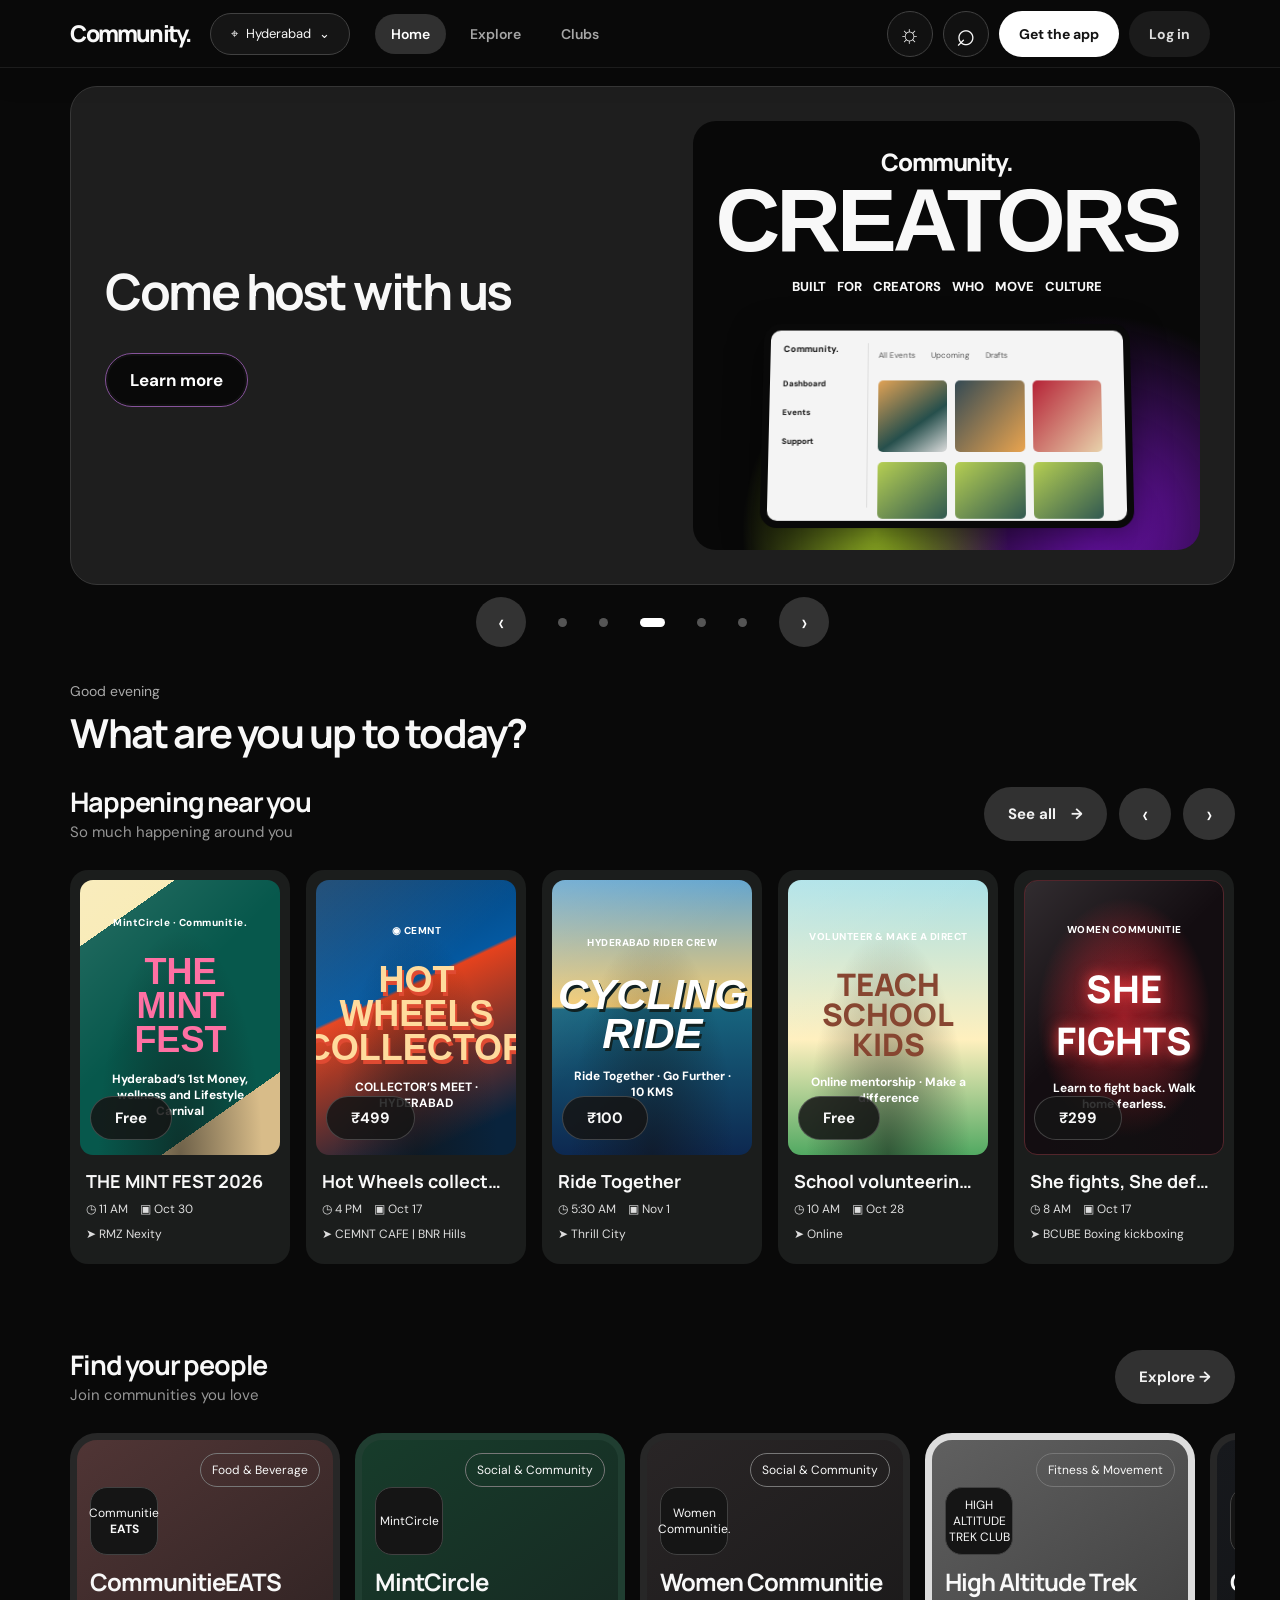
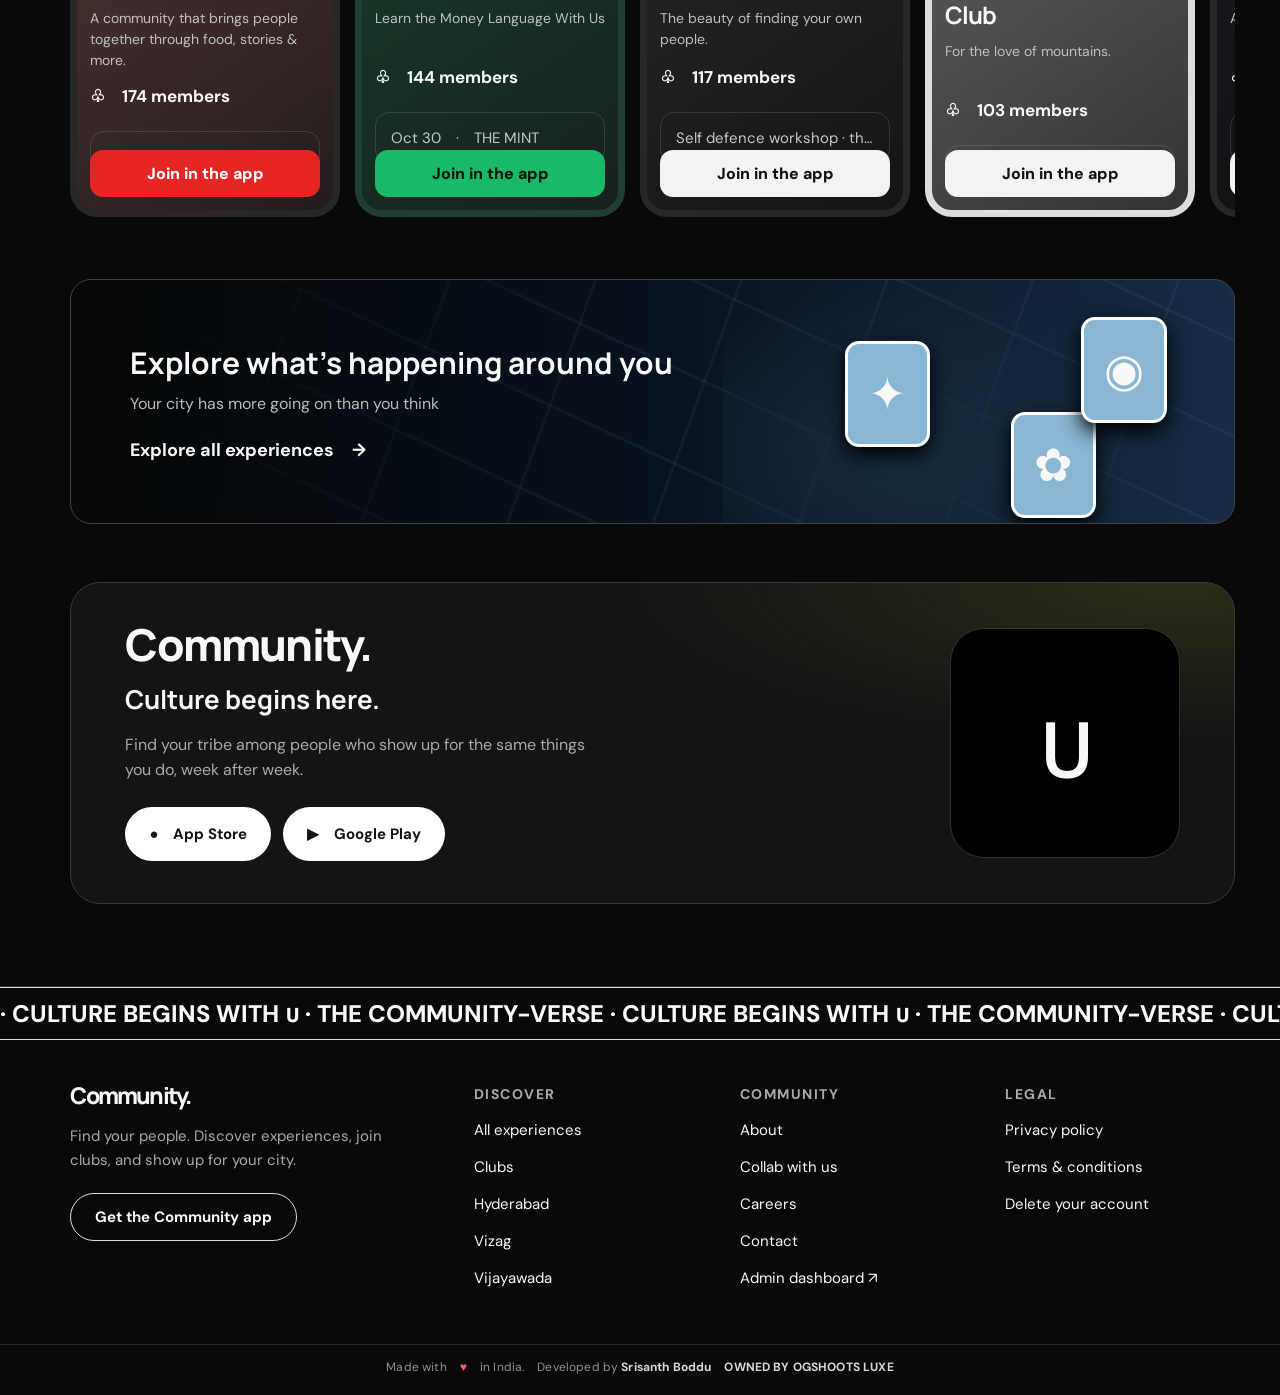
<file: index.html>
<!doctype html>
<html lang="en">
<head>
  <meta charset="utf-8"><meta name="viewport" content="width=device-width,initial-scale=1"><meta name="theme-color" content="#090909">
  <title>Community — Find your people</title>
  <link rel="preconnect" href="https://fonts.googleapis.com"><link rel="preconnect" href="https://fonts.gstatic.com" crossorigin>
  <link href="https://fonts.googleapis.com/css2?family=DM+Sans:wght@400;500;600;700;800&family=Manrope:wght@400;500;600;700;800&display=swap" rel="stylesheet"><link rel="stylesheet" href="reference.css">
</head>
<body>
  <header class="topbar"><a class="brand" href="index.html" aria-label="Community home">Community.</a><button class="city-pill" data-city aria-label="Choose city">⌖ <span>Hyderabad</span>⌄</button><nav><a class="current" href="index.html">Home</a><a href="explore.html">Explore</a><a href="clubs.html">Clubs</a></nav><div class="nav-actions"><button class="circle" data-theme aria-label="Toggle theme">☼</button><a class="circle search" href="explore.html" aria-label="Search">⌕</a><a class="button white" href="app.html">Get the app</a><a class="button login" href="login.html">Log in</a></div></header>
  <main class="home-page">
    <section class="host-hero" aria-label="Featured Community highlights" tabindex="0"><div class="host-copy"><h1 id="hero-title" aria-live="polite">Come host with us</h1><a class="button learn" id="hero-cta" href="clubs.html">Learn more</a></div><div class="creator-art"><div class="creator-wordmark">Community.</div><b id="hero-art-title">CREATORS</b><strong id="hero-art-caption">BUILT FOR CREATORS WHO MOVE CULTURE</strong><div class="dashboard-mock"><aside>Community.<small>Dashboard<br>Events<br>Support</small></aside><div class="mock-content"><small>All Events　　Upcoming　　Drafts</small><div class="mock-cards"><i></i><i></i><i></i></div><div class="mock-cards short"><i></i><i></i><i></i></div></div></div></div></section>
    <div class="carousel-controls" aria-label="Featured highlights"><button class="round" type="button" data-slide-prev aria-label="Previous slide">‹</button><button class="slide-dot" type="button" data-slide-to="0" aria-label="Go to slide 1"></button><button class="slide-dot" type="button" data-slide-to="1" aria-label="Go to slide 2"></button><button class="slide-dot active" type="button" data-slide-to="2" aria-label="Go to slide 3" aria-current="true"></button><button class="slide-dot" type="button" data-slide-to="3" aria-label="Go to slide 4"></button><button class="slide-dot" type="button" data-slide-to="4" aria-label="Go to slide 5"></button><button class="round" type="button" data-slide-next aria-label="Next slide">›</button></div>
    <section class="content-section events-section"><div class="section-intro"><small>Good evening</small><h2>What are you up to today?</h2></div><div class="section-heading"><div><h3>Happening near you</h3><p>So much happening around you</p></div><div class="section-actions"><a class="button gray" href="explore.html">See all　→</a><button class="round">‹</button><button class="round">›</button></div></div>
      <div class="event-strip"><a class="event-card" href="events.html?event=mint-fest"><div class="poster mint-poster"><small>MintCircle · Communitie.</small><b>THE<br>MINT FEST</b><span>Hyderabad’s 1st Money, wellness and Lifestyle Carnival</span></div><label>Free</label><h4>THE MINT FEST 2026</h4><p>◷ 11 AM　▣ Oct 30</p><p>➤ RMZ Nexity</p></a><a class="event-card" href="events.html?event=hot-wheels"><div class="poster hot-poster"><small>◉ CEMNT</small><b>HOT WHEELS<br>COLLECTOR</b><span>COLLECTOR’S MEET · HYDERABAD</span></div><label>₹499</label><h4>Hot Wheels collector meet</h4><p>◷ 4 PM　▣ Oct 17</p><p>➤ CEMNT CAFE | BNR Hills</p></a><a class="event-card" href="events.html?event=ride-together"><div class="poster ride-poster"><small>HYDERABAD RIDER CREW</small><b>CYCLING<br>RIDE</b><span>Ride Together · Go Further · 10 KMS</span></div><label>₹100</label><h4>Ride Together</h4><p>◷ 5:30 AM　▣ Nov 1</p><p>➤ Thrill City</p></a><a class="event-card" href="events.html?event=school-volunteering"><div class="poster school-poster"><small>VOLUNTEER & MAKE A DIRECT</small><b>TEACH<br>SCHOOL KIDS</b><span>Online mentorship · Make a difference</span></div><label>Free</label><h4>School volunteering online or offline</h4><p>◷ 10 AM　▣ Oct 28</p><p>➤ Online</p></a><a class="event-card" href="events.html?event=she-fights"><div class="poster fight-poster"><small>WOMEN COMMUNITIE</small><b>SHE FIGHTS</b><span>Learn to fight back. Walk home fearless.</span></div><label>₹299</label><h4>She fights, She defence workshop</h4><p>◷ 8 AM　▣ Oct 17</p><p>➤ BCUBE Boxing kickboxing</p></a><a class="event-card" href="events.html?event=garbaverse"><div class="poster garba-poster"><small>RDX FORMA</small><b>GARBAVERSE</b><span>Cardio! Never heard of her.</span></div><label>₹499</label><h4>GarbaVerse by RDX</h4><p>◷ 7 PM　▣ Oct 17</p><p>➤ RDX FORMA</p></a></div>
    </section>
    <section class="content-section clubs-section"><div class="section-heading"><div><h3>Find your people</h3><p>Join communities you love</p></div><a class="button gray" href="clubs.html">Explore →</a></div><div class="club-strip"><a class="home-club eats" href="clubs.html"><small>Food & Beverage</small><div class="club-mark">Communitie<br><b>EATS</b></div><h4>CommunitieEATS</h4><p>A community that brings people together through food, stories & more.</p><strong>♧　174 members</strong><span>No upcoming experiences</span><button>Join in the app</button></a><a class="home-club mint" href="clubs.html"><small>Social & Community</small><div class="club-mark">MintCircle</div><h4>MintCircle</h4><p>Learn the Money Language With Us</p><strong>♧　144 members</strong><span>Oct 30　·　THE MINT</span><button>Join in the app</button></a><a class="home-club women" href="clubs.html"><small>Social & Community</small><div class="club-mark">Women<br>Communitie.</div><h4>Women Communitie</h4><p>The beauty of finding your own people.</p><strong>♧　117 members</strong><span>Self defence workshop · this week</span><button>Join in the app</button></a><a class="home-club trek" href="clubs.html"><small>Fitness & Movement</small><div class="club-mark">HIGH ALTITUDE<br>TREK CLUB</div><h4>High Altitude Trek Club</h4><p>For the love of mountains.</p><strong>♧　103 members</strong><span>No upcoming experiences</span><button>Join in the app</button></a><a class="home-club ground" href="clubs.html"><small>Learning</small><div class="club-mark">GROUND ZERO</div><h4>GroundZero</h4><p>A playground for entrepreneurs.</p><strong>♧　100 members</strong><span>Founders’ Run · Saturday</span><button>Join in the app</button></a></div></section>
    <a class="map-promo" href="explore.html"><div><h3>Explore what’s happening around you</h3><p>Your city has more going on than you think</p><strong>Explore all experiences　→</strong></div><div class="map-art"><span>✦</span><span>✿</span><span>◉</span></div></a>
    <section class="app-banner"><div><div class="brand large">Community.</div><h3>Culture begins here.</h3><p>Find your tribe among people who show up for the same things<br>you do, week after week.</p><a class="button white" href="app.html">●　App Store</a><a class="button white" href="app.html">▶　Google Play</a></div><div class="app-icon">ᴜ</div></section>
  </main>
  <footer class="site-footer"><div class="ticker">· CULTURE BEGINS WITH ᴜ · THE COMMUNITY-VERSE · CULTURE BEGINS WITH ᴜ · THE COMMUNITY-VERSE · CULTURE BEGINS WITH ᴜ ·</div><div class="footer-grid"><div><a class="brand" href="index.html">Community.</a><p>Find your people. Discover experiences, join<br>clubs, and show up for your city.</p><a class="button outline" href="app.html">Get the Community app</a></div><div><b>DISCOVER</b><a href="explore.html">All experiences</a><a href="clubs.html">Clubs</a><a href="index.html">Hyderabad</a><a href="index.html">Vizag</a><a href="index.html">Vijayawada</a></div><div><b>COMMUNITY</b><a href="#">About</a><a href="#">Collab with us</a><a href="#">Careers</a><a href="#">Contact</a><a href="admin-dashboard.html">Admin dashboard ↗</a></div><div><b>LEGAL</b><a href="privacy-policy.html">Privacy policy</a><a href="terms-and-conditions.html">Terms & conditions</a><a href="login.html">Delete your account</a></div></div><div class="credit-band">Made with <i>♥</i> in India. <span>Developed by <strong>Srisanth Boddu</strong></span> <strong>OWNED BY OGSHOOTS LUXE</strong></div></footer>
  <script src="reference.js"></script>
</body></html>
</file>
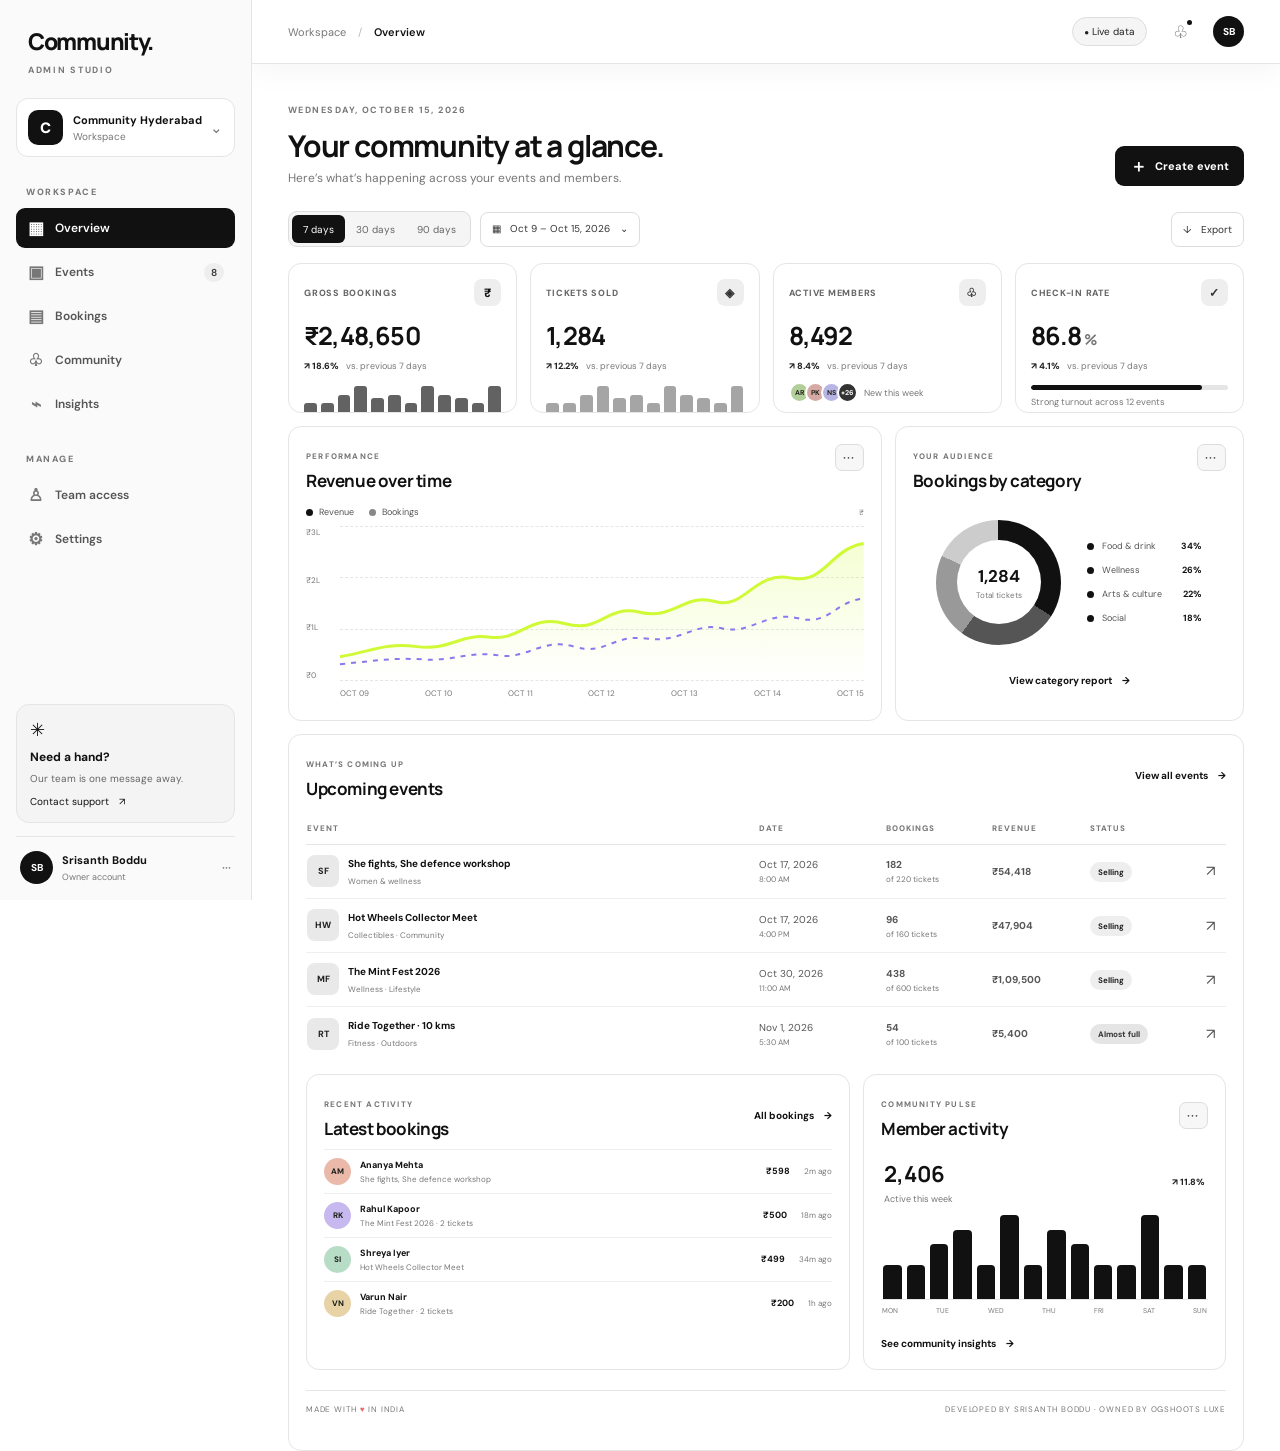
<file: admin-dashboard.html>
<!doctype html><html lang="en"><head><meta charset="utf-8"><meta name="viewport" content="width=device-width,initial-scale=1"><meta name="theme-color" content="#ffffff"><title>Admin dashboard | Community</title><link rel="preconnect" href="https://fonts.googleapis.com"><link rel="preconnect" href="https://fonts.gstatic.com" crossorigin><link href="https://fonts.googleapis.com/css2?family=DM+Sans:wght@400;500;600;700;800&family=Manrope:wght@400;500;600;700;800&display=swap" rel="stylesheet"><link rel="stylesheet" href="reference.css"><link rel="stylesheet" href="admin.css"></head><body class="admin-page"><aside class="admin-sidebar"><a class="admin-brand" href="index.html">Community<span>.</span><small>ADMIN STUDIO</small></a><div class="admin-workspace"><span class="workspace-icon">C</span><span><b>Community Hyderabad</b><small>Workspace</small></span><i>⌄</i></div><div class="admin-nav-label">WORKSPACE</div><nav class="admin-nav"><a class="selected" href="admin-dashboard.html"><b>▦</b> Overview</a><a href="#events"><b>▣</b> Events <span class="nav-count">8</span></a><a href="#bookings"><b>▤</b> Bookings</a><a href="#community"><b>♧</b> Community</a><a href="#insights"><b>⌁</b> Insights</a></nav><div class="admin-nav-label">MANAGE</div><nav class="admin-nav"><a href="#team"><b>♙</b> Team access</a><a href="#settings"><b>⚙</b> Settings</a></nav><div class="sidebar-bottom"><div class="help-card"><span>✳</span><b>Need a hand?</b><small>Our team is one message away.</small><a href="mailto:hello@community.in">Contact support　↗</a></div><a class="admin-profile" href="index.html"><span class="profile-avatar">SB</span><span><b>Srisanth Boddu</b><small>Owner account</small></span><i>···</i></a></div></aside><main class="admin-main"><header class="admin-topbar"><div class="breadcrumb">Workspace <span>/</span> <b>Overview</b></div><div class="admin-actions"><span class="live-indicator">● Live data</span><button class="admin-icon" aria-label="Notifications">♧<i></i></button><button class="admin-avatar">SB</button></div></header><section class="admin-content"><div class="admin-welcome"><div><span class="admin-eyebrow">WEDNESDAY, OCTOBER 15, 2026</span><h1>Your community at a glance<span>.</span></h1><p>Here’s what’s happening across your events and members.</p></div><a class="create-event" href="#events" data-create-event><span>＋</span> Create event</a></div><div class="admin-filterbar"><div class="period-tabs"><button class="active" data-period="7 days">7 days</button><button data-period="30 days">30 days</button><button data-period="90 days">90 days</button></div><button class="date-filter">▦ &nbsp; Oct 9 – Oct 15, 2026　⌄</button><button class="export-button">↓ &nbsp; Export</button></div><section class="metrics-grid"><article class="metric-card"><div class="metric-label">GROSS BOOKINGS <span class="metric-icon lime">₹</span></div><strong>₹2,48,650</strong><div class="metric-foot"><span class="trend up">↗ 18.6%</span><span>vs. previous 7 days</span></div><div class="mini-bars lime-bars"><i></i><i></i><i></i><i></i><i></i><i></i><i></i><i></i><i></i><i></i><i></i><i></i></div></article><article class="metric-card"><div class="metric-label">TICKETS SOLD <span class="metric-icon purple">◈</span></div><strong>1,284</strong><div class="metric-foot"><span class="trend up">↗ 12.2%</span><span>vs. previous 7 days</span></div><div class="mini-bars purple-bars"><i></i><i></i><i></i><i></i><i></i><i></i><i></i><i></i><i></i><i></i><i></i><i></i></div></article><article class="metric-card"><div class="metric-label">ACTIVE MEMBERS <span class="metric-icon blue">♧</span></div><strong>8,492</strong><div class="metric-foot"><span class="trend up">↗ 8.4%</span><span>vs. previous 7 days</span></div><div class="member-avatars"><i>AR</i><i>PK</i><i>NS</i><i>+26</i><span>New this week</span></div></article><article class="metric-card"><div class="metric-label">CHECK-IN RATE <span class="metric-icon orange">✓</span></div><strong>86.8<span class="unit">%</span></strong><div class="metric-foot"><span class="trend up">↗ 4.1%</span><span>vs. previous 7 days</span></div><div class="checkin-progress"><i></i></div><small class="metric-note">Strong turnout across 12 events</small></article></section><section class="admin-panels"><article class="admin-panel revenue-panel" id="insights"><div class="panel-heading"><div><small>PERFORMANCE</small><h2>Revenue over time</h2></div><button class="panel-menu">···</button></div><div class="chart-key"><span><i></i> Revenue</span><span><i></i> Bookings</span><small>₹</small></div><div class="revenue-chart"><div class="chart-y"><span>₹3L</span><span>₹2L</span><span>₹1L</span><span>₹0</span></div><div class="chart-plot"><div class="grid-lines"><i></i><i></i><i></i><i></i></div><svg viewBox="0 0 760 230" preserveAspectRatio="none" role="img" aria-label="Revenue rose steadily over the last week"><defs><linearGradient id="revenueFill" x1="0" x2="0" y1="0" y2="1"><stop offset="0" stop-color="#d0fa36" stop-opacity=".22"/><stop offset="1" stop-color="#d0fa36" stop-opacity="0"/></linearGradient></defs><path d="M0 194 C50 185 63 173 112 179 S174 159 218 165 S275 130 327 145 S385 116 435 128 S500 99 544 112 S600 67 653 77 S710 34 760 26 L760 230 L0 230Z" fill="url(#revenueFill)"/><path d="M0 194 C50 185 63 173 112 179 S174 159 218 165 S275 130 327 145 S385 116 435 128 S500 99 544 112 S600 67 653 77 S710 34 760 26" fill="none" stroke="#d0fa36" stroke-width="3" vector-effect="non-scaling-stroke"/><path d="M0 205 C55 200 77 195 120 198 S190 185 230 192 S294 165 340 179 S395 160 445 167 S515 142 555 152 S620 125 665 137 S720 110 760 108" fill="none" stroke="#8b78ef" stroke-width="2" stroke-dasharray="5 6" vector-effect="non-scaling-stroke"/></svg><div class="chart-x"><span>OCT 09</span><span>OCT 10</span><span>OCT 11</span><span>OCT 12</span><span>OCT 13</span><span>OCT 14</span><span>OCT 15</span></div></div></div></article><article class="admin-panel category-panel"><div class="panel-heading"><div><small>YOUR AUDIENCE</small><h2>Bookings by category</h2></div><button class="panel-menu">···</button></div><div class="category-chart"><div class="donut"><div><b>1,284</b><small>Total tickets</small></div></div><ul><li><i class="dot food"></i><span>Food & drink</span><b>34%</b></li><li><i class="dot wellness"></i><span>Wellness</span><b>26%</b></li><li><i class="dot arts"></i><span>Arts & culture</span><b>22%</b></li><li><i class="dot social"></i><span>Social</span><b>18%</b></li></ul></div><a class="text-link" href="#events">View category report　→</a></article></section><section class="admin-panel events-panel" id="events"><div class="panel-heading"><div><small>WHAT’S COMING UP</small><h2>Upcoming events</h2></div><a class="text-link" href="explore.html">View all events　→</a></div><div class="admin-table-wrap"><table><thead><tr><th>EVENT</th><th>DATE</th><th>BOOKINGS</th><th>REVENUE</th><th>STATUS</th><th></th></tr></thead><tbody><tr><td><span class="event-thumb red-thumb">SF</span><span class="event-title"><b>She fights, She defence workshop</b><small>Women & wellness</small></span></td><td>Oct 17, 2026<small>8:00 AM</small></td><td><b>182</b><small>of 220 tickets</small></td><td><b>₹54,418</b></td><td><span class="status-pill selling">Selling</span></td><td><a href="booking.html?event=she-fights" aria-label="Manage She fights event">↗</a></td></tr><tr><td><span class="event-thumb blue-thumb">HW</span><span class="event-title"><b>Hot Wheels Collector Meet</b><small>Collectibles · Community</small></span></td><td>Oct 17, 2026<small>4:00 PM</small></td><td><b>96</b><small>of 160 tickets</small></td><td><b>₹47,904</b></td><td><span class="status-pill selling">Selling</span></td><td><a href="booking.html?event=hot-wheels" aria-label="Manage Hot Wheels event">↗</a></td></tr><tr><td><span class="event-thumb green-thumb">MF</span><span class="event-title"><b>The Mint Fest 2026</b><small>Wellness · Lifestyle</small></span></td><td>Oct 30, 2026<small>11:00 AM</small></td><td><b>438</b><small>of 600 tickets</small></td><td><b>₹1,09,500</b></td><td><span class="status-pill selling">Selling</span></td><td><a href="booking.html?event=mint-fest" aria-label="Manage Mint Fest">↗</a></td></tr><tr><td><span class="event-thumb violet-thumb">RT</span><span class="event-title"><b>Ride Together · 10 kms</b><small>Fitness · Outdoors</small></span></td><td>Nov 1, 2026<small>5:30 AM</small></td><td><b>54</b><small>of 100 tickets</small></td><td><b>₹5,400</b></td><td><span class="status-pill draft">Almost full</span></td><td><a href="booking.html?event=ride-together" aria-label="Manage Ride Together">↗</a></td></tr></tbody></table></div></article><section class="admin-lower"><article class="admin-panel bookings-panel" id="bookings"><div class="panel-heading"><div><small>RECENT ACTIVITY</small><h2>Latest bookings</h2></div><a class="text-link" href="booking.html">All bookings　→</a></div><div class="booking-row"><span class="buyer-avatar peach">AM</span><div><b>Ananya Mehta</b><small>She fights, She defence workshop</small></div><strong>₹598</strong><time>2m ago</time></div><div class="booking-row"><span class="buyer-avatar lavender">RK</span><div><b>Rahul Kapoor</b><small>The Mint Fest 2026 · 2 tickets</small></div><strong>₹500</strong><time>18m ago</time></div><div class="booking-row"><span class="buyer-avatar mint-bg">SI</span><div><b>Shreya Iyer</b><small>Hot Wheels Collector Meet</small></div><strong>₹499</strong><time>34m ago</time></div><div class="booking-row"><span class="buyer-avatar sand">VN</span><div><b>Varun Nair</b><small>Ride Together · 2 tickets</small></div><strong>₹200</strong><time>1h ago</time></div></article><article class="admin-panel attention-panel" id="community"><div class="panel-heading"><div><small>COMMUNITY PULSE</small><h2>Member activity</h2></div><button class="panel-menu">···</button></div><div class="pulse-stat"><div><b>2,406</b><small>Active this week</small></div><span class="pulse-up">↗ 11.8%</span></div><div class="pulse-bars"><i></i><i></i><i></i><i></i><i></i><i></i><i></i><i></i><i></i><i></i><i></i><i></i><i></i><i></i></div><div class="pulse-days"><span>MON</span><span>TUE</span><span>WED</span><span>THU</span><span>FRI</span><span>SAT</span><span>SUN</span></div><a class="text-link" href="#community">See community insights　→</a></article></section><footer class="admin-footer"><span>MADE WITH <i>♥</i> IN INDIA</span><span>DEVELOPED BY SRISANTH BODDU · OWNED BY OGSHOOTS LUXE</span></footer></section></main><div class="toast" id="toast" role="status"></div><script src="reference.js"></script><script src="admin.js"></script></body></html>
</file>
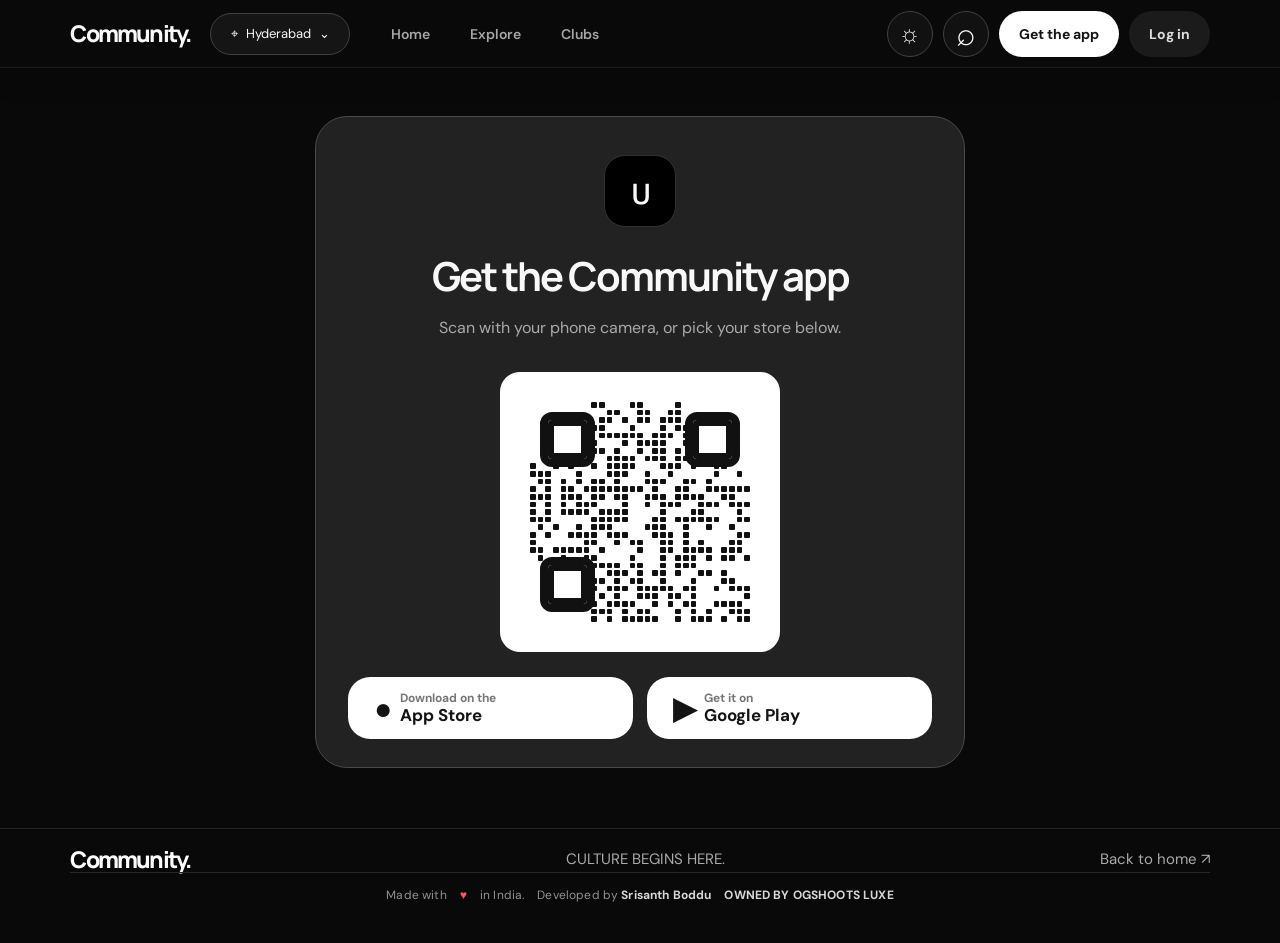
<file: app.html>
<!doctype html><html lang="en"><head><meta charset="utf-8"><meta name="viewport" content="width=device-width,initial-scale=1"><meta name="theme-color" content="#090909"><title>Get the app | Community</title><link rel="preconnect" href="https://fonts.googleapis.com"><link rel="preconnect" href="https://fonts.gstatic.com" crossorigin><link href="https://fonts.googleapis.com/css2?family=DM+Sans:wght@400;500;600;700;800&family=Manrope:wght@400;500;600;700;800&display=swap" rel="stylesheet"><link rel="stylesheet" href="reference.css"></head><body><header class="topbar"><a class="brand" href="index.html">Community.</a><button class="city-pill" data-city>⌖ <span>Hyderabad</span>⌄</button><nav><a href="index.html">Home</a><a href="explore.html">Explore</a><a href="clubs.html">Clubs</a></nav><div class="nav-actions"><button class="circle" data-theme aria-label="Toggle theme">☼</button><a class="circle search" href="explore.html" aria-label="Search">⌕</a><a class="button white current" href="app.html">Get the app</a><a class="button login" href="login.html">Log in</a></div></header><main class="app-page"><section class="app-download"><div class="app-mini-icon">ᴜ</div><h1>Get the Community app</h1><p>Scan with your phone camera, or pick your store below.</p><div class="qr-code" role="img" aria-label="QR code to get the Community app"><span class="finder f1"></span><span class="finder f2"></span><span class="finder f3"></span></div><div class="store-links"><a class="button white" href="#app-store">● <span><small>Download on the</small><b>App Store</b></span></a><a class="button white" href="#google-play">▶ <span><small>Get it on</small><b>Google Play</b></span></a></div></section></main><footer class="listing-footer"><div class="brand">Community.</div><span>CULTURE BEGINS HERE.</span><a href="index.html">Back to home ↗</a><div class="credit-band">Made with <i>♥</i> in India. <span>Developed by <strong>Srisanth Boddu</strong></span> <strong>OWNED BY OGSHOOTS LUXE</strong></div></footer><script src="reference.js"></script></body></html>
</file>
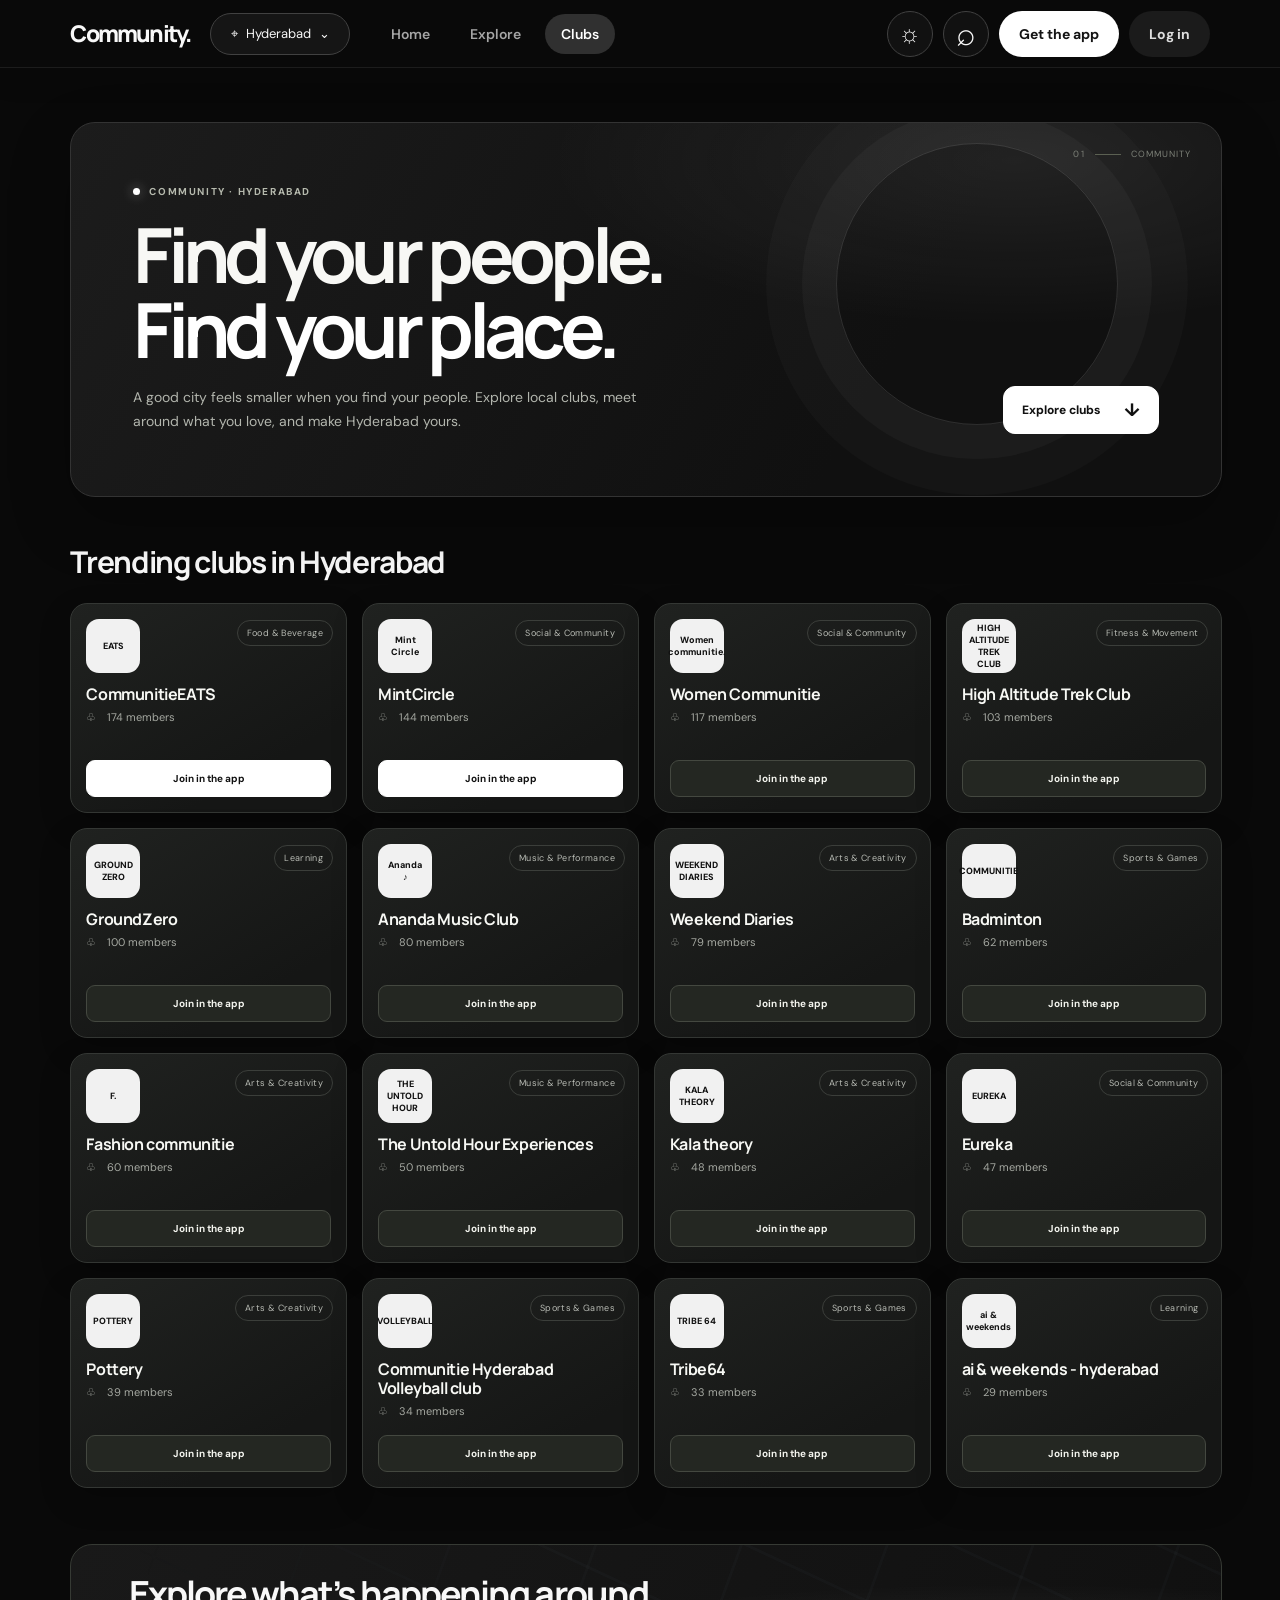
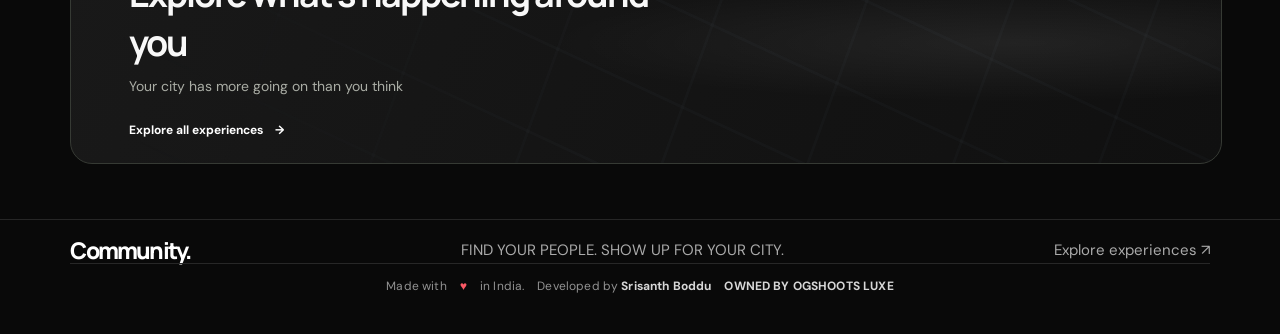
<file: clubs.html>
<!doctype html><html lang="en"><head><meta charset="utf-8"><meta name="viewport" content="width=device-width,initial-scale=1"><meta name="theme-color" content="#090909"><title>Clubs & communities in Hyderabad | Community</title><link rel="preconnect" href="https://fonts.googleapis.com"><link rel="preconnect" href="https://fonts.gstatic.com" crossorigin><link href="https://fonts.googleapis.com/css2?family=DM+Sans:wght@400;500;600;700;800&family=Manrope:wght@400;500;600;700;800&display=swap" rel="stylesheet"><link rel="stylesheet" href="reference.css"><link rel="stylesheet" href="clubs-premium.css"></head><body><header class="topbar"><a class="brand" href="index.html">Community.</a><button class="city-pill" data-city>⌖ <span>Hyderabad</span>⌄</button><nav><a href="index.html">Home</a><a href="explore.html">Explore</a><a class="current" href="clubs.html">Clubs</a></nav><div class="nav-actions"><button class="circle" data-theme aria-label="Toggle theme">☼</button><a class="circle search" href="#trending" aria-label="Search">⌕</a><a class="button white" href="app.html">Get the app</a><a class="button login" href="login.html">Log in</a></div></header><main class="clubs-listing"><section class="clubs-intro"><div class="clubs-intro-copy"><p class="clubs-kicker"><span></span> COMMUNITY · HYDERABAD</p><h1>Find your people.<br><em>Find your place.</em></h1><p class="clubs-intro-text">A good city feels smaller when you find your people. Explore local clubs, meet around what you love, and make Hyderabad yours.</p></div><a class="clubs-intro-cta" href="#trending">Explore clubs <span aria-hidden="true">↓</span></a><div class="clubs-intro-index" aria-hidden="true">01 <i></i> COMMUNITY</div></section><section class="trending-clubs" id="trending"><h2>Trending clubs in Hyderabad</h2><div class="club-grid">
<a class="club-card red" href="app.html"><div class="club-logo">EATS</div><span>Food & Beverage</span><h3>CommunitieEATS</h3><p>♧　174 members</p><button>Join in the app</button></a><a class="club-card green" href="app.html"><div class="club-logo">Mint<br>Circle</div><span>Social & Community</span><h3>MintCircle</h3><p>♧　144 members</p><button>Join in the app</button></a><a class="club-card" href="app.html"><div class="club-logo">Women<br>communitie.</div><span>Social & Community</span><h3>Women Communitie</h3><p>♧　117 members</p><button>Join in the app</button></a><a class="club-card silver" href="app.html"><div class="club-logo">HIGH ALTITUDE<br>TREK CLUB</div><span>Fitness & Movement</span><h3>High Altitude Trek Club</h3><p>♧　103 members</p><button>Join in the app</button></a><a class="club-card" href="app.html"><div class="club-logo">GROUND<br>ZERO</div><span>Learning</span><h3>GroundZero</h3><p>♧　100 members</p><button>Join in the app</button></a><a class="club-card amber" href="app.html"><div class="club-logo">Ananda<br>♪</div><span>Music & Performance</span><h3>Ananda Music Club</h3><p>♧　80 members</p><button>Join in the app</button></a><a class="club-card" href="app.html"><div class="club-logo">WEEKEND<br>DIARIES</div><span>Arts & Creativity</span><h3>Weekend Diaries</h3><p>♧　79 members</p><button>Join in the app</button></a><a class="club-card" href="app.html"><div class="club-logo">COMMUNITIE</div><span>Sports & Games</span><h3>Badminton</h3><p>♧　62 members</p><button>Join in the app</button></a><a class="club-card" href="app.html"><div class="club-logo">F.</div><span>Arts & Creativity</span><h3>Fashion communitie</h3><p>♧　60 members</p><button>Join in the app</button></a><a class="club-card" href="app.html"><div class="club-logo">THE UNTOLD HOUR</div><span>Music & Performance</span><h3>The Untold Hour Experiences</h3><p>♧　50 members</p><button>Join in the app</button></a><a class="club-card" href="app.html"><div class="club-logo">KALA THEORY</div><span>Arts & Creativity</span><h3>Kala theory</h3><p>♧　48 members</p><button>Join in the app</button></a><a class="club-card" href="app.html"><div class="club-logo">EUREKA</div><span>Social & Community</span><h3>Eureka</h3><p>♧　47 members</p><button>Join in the app</button></a><a class="club-card" href="app.html"><div class="club-logo">POTTERY</div><span>Arts & Creativity</span><h3>Pottery</h3><p>♧　39 members</p><button>Join in the app</button></a><a class="club-card" href="app.html"><div class="club-logo">VOLLEYBALL</div><span>Sports & Games</span><h3>Communitie Hyderabad Volleyball club</h3><p>♧　34 members</p><button>Join in the app</button></a><a class="club-card" href="app.html"><div class="club-logo">TRIBE 64</div><span>Sports & Games</span><h3>Tribe64</h3><p>♧　33 members</p><button>Join in the app</button></a><a class="club-card" href="app.html"><div class="club-logo">ai & weekends</div><span>Learning</span><h3>ai & weekends - hyderabad</h3><p>♧　29 members</p><button>Join in the app</button></a></div></section><a class="map-promo club-map" href="explore.html"><div><h3>Explore what’s happening around you</h3><p>Your city has more going on than you think</p><strong>Explore all experiences　→</strong></div></a></main><footer class="listing-footer"><div class="brand">Community.</div><span>FIND YOUR PEOPLE. SHOW UP FOR YOUR CITY.</span><a href="explore.html">Explore experiences ↗</a><div class="credit-band">Made with <i>♥</i> in India. <span>Developed by <strong>Srisanth Boddu</strong></span> <strong>OWNED BY OGSHOOTS LUXE</strong></div></footer><script src="reference.js"></script></body></html>
</file>
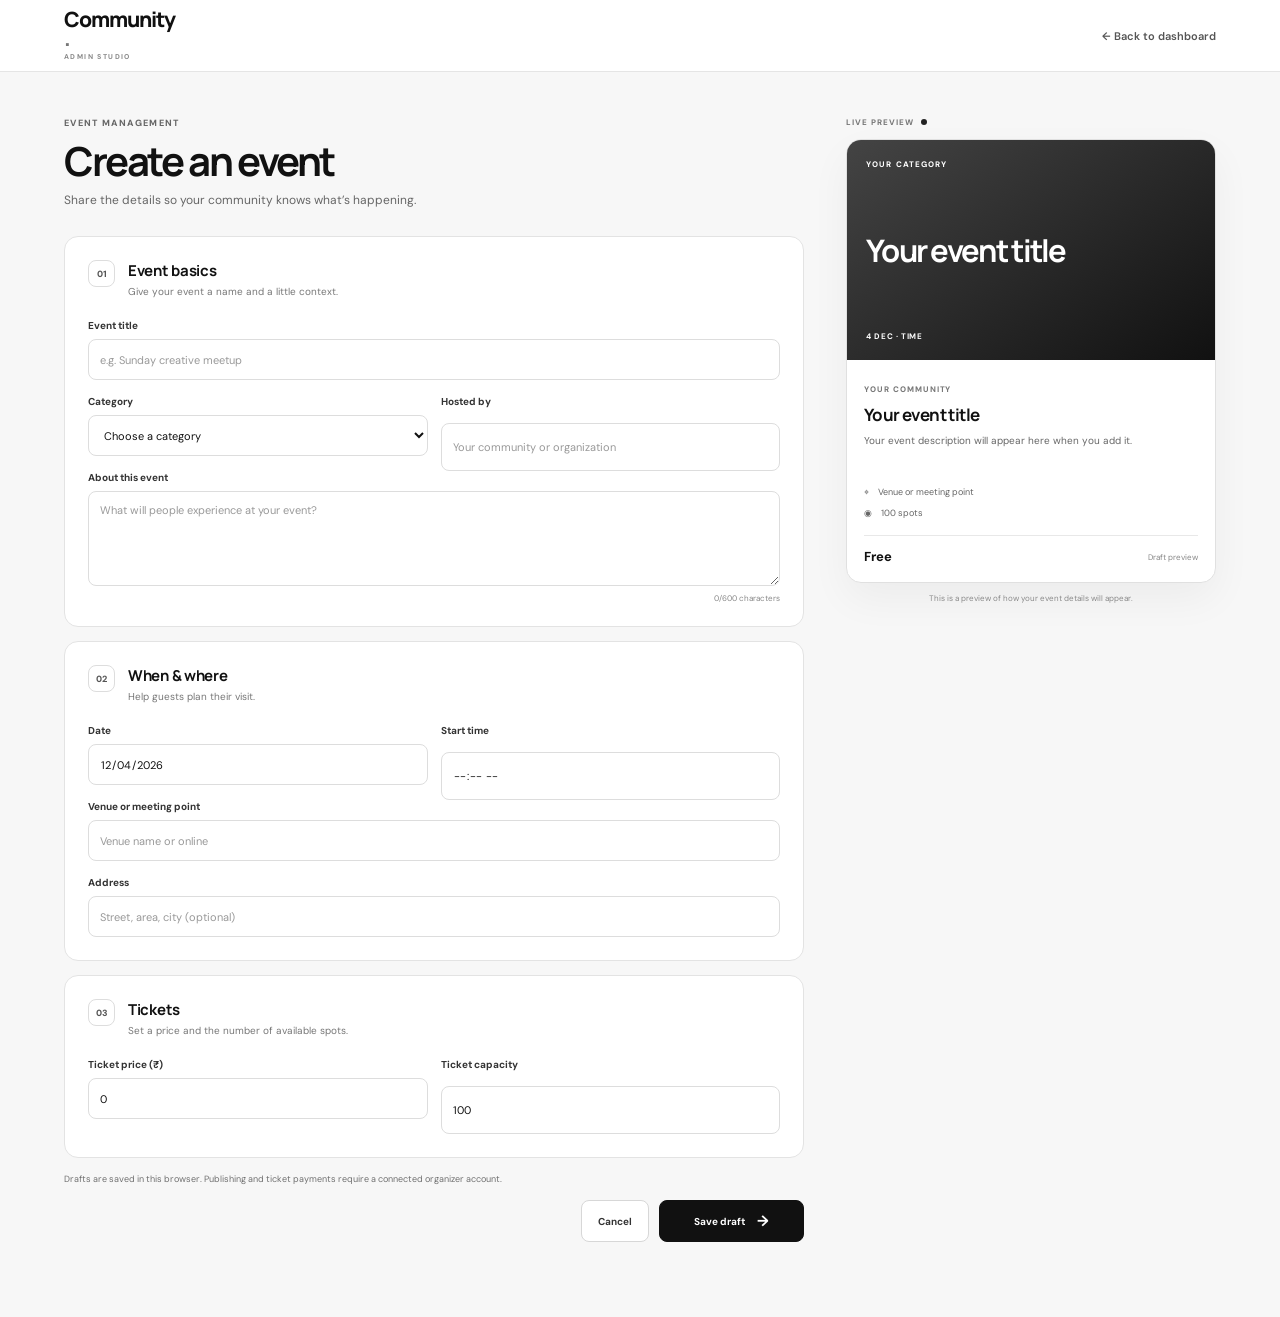
<file: create-event.html>
<!doctype html>
<html lang="en">
<head>
  <meta charset="utf-8">
  <meta name="viewport" content="width=device-width,initial-scale=1">
  <meta name="theme-color" content="#ffffff">
  <title>Create event | Community Admin</title>
  <link rel="preconnect" href="https://fonts.googleapis.com">
  <link rel="preconnect" href="https://fonts.gstatic.com" crossorigin>
  <link href="https://fonts.googleapis.com/css2?family=DM+Sans:wght@400;500;600;700;800&family=Manrope:wght@400;500;600;700;800&display=swap" rel="stylesheet">
  <link rel="stylesheet" href="reference.css">
  <link rel="stylesheet" href="create-event.css">
</head>
<body class="create-event-page">
  <header class="create-topbar"><a class="create-brand" href="admin-dashboard.html">Community<span>.</span><small>ADMIN STUDIO</small></a><a class="back-dashboard" href="admin-dashboard.html">← <span>Back to dashboard</span></a></header>
  <main class="create-layout">
    <section class="create-form-column">
      <div class="create-heading"><p>EVENT MANAGEMENT</p><h1>Create an event</h1><span>Share the details so your community knows what’s happening.</span></div>
      <form class="event-create-form" id="event-create-form">
        <section class="create-form-section"><div class="form-section-heading"><span>01</span><div><h2>Event basics</h2><p>Give your event a name and a little context.</p></div></div>
          <label>Event title <input name="title" maxlength="90" placeholder="e.g. Sunday creative meetup" required></label>
          <div class="create-fields-two"><label>Category <select name="category" required><option value="">Choose a category</option><option>Arts & culture</option><option>Food & drink</option><option>Fitness & outdoors</option><option>Learning & workshops</option><option>Music & performance</option><option>Social & community</option><option>Wellness</option><option>Other</option></select></label><label>Hosted by <input name="host" maxlength="70" placeholder="Your community or organization"></label></div>
          <label>About this event <textarea name="description" rows="4" maxlength="600" placeholder="What will people experience at your event?" required></textarea><small class="field-hint"><span id="description-count">0</span>/600 characters</small></label>
        </section>
        <section class="create-form-section"><div class="form-section-heading"><span>02</span><div><h2>When & where</h2><p>Help guests plan their visit.</p></div></div>
          <div class="create-fields-two"><label>Date <input name="date" type="date" required></label><label>Start time <input name="time" type="time" required></label></div>
          <label>Venue or meeting point <input name="location" maxlength="100" placeholder="Venue name or online" required></label>
          <label>Address <input name="address" maxlength="180" placeholder="Street, area, city (optional)"></label>
        </section>
        <section class="create-form-section"><div class="form-section-heading"><span>03</span><div><h2>Tickets</h2><p>Set a price and the number of available spots.</p></div></div>
          <div class="create-fields-two"><label>Ticket price (₹) <input name="price" type="number" min="0" step="1" value="0" required></label><label>Ticket capacity <input name="capacity" type="number" min="1" step="1" value="100" required></label></div>
        </section>
        <p class="local-save-note">Drafts are saved in this browser. Publishing and ticket payments require a connected organizer account.</p>
        <div class="create-form-actions"><a href="admin-dashboard.html" class="cancel-create">Cancel</a><button type="submit" class="save-draft">Save draft <span>→</span></button></div>
      </form>
    </section>
    <aside class="event-preview-column"><div class="preview-sticky"><div class="preview-topline"><span>LIVE PREVIEW</span><span class="preview-dot"></span></div><article class="event-preview-card"><div class="preview-art"><span id="preview-category">YOUR CATEGORY</span><b id="preview-title">Your event title</b><small id="preview-date">DATE · TIME</small></div><div class="preview-content"><span class="preview-host" id="preview-host">YOUR COMMUNITY</span><h2 id="preview-card-title">Your event title</h2><p id="preview-description">Your event description will appear here when you add it.</p><div class="preview-details"><span id="preview-location">⌖ &nbsp; Venue or meeting point</span><span id="preview-tickets">◉ &nbsp; 100 spots</span></div><div class="preview-price"><b id="preview-price">Free</b><span>Draft preview</span></div></div></article><p class="preview-caption">This is a preview of how your event details will appear.</p></div></aside>
  </main>
  <div class="create-toast" id="create-toast" role="status"></div>
  <script src="create-event.js"></script>
</body>
</html>
</file>
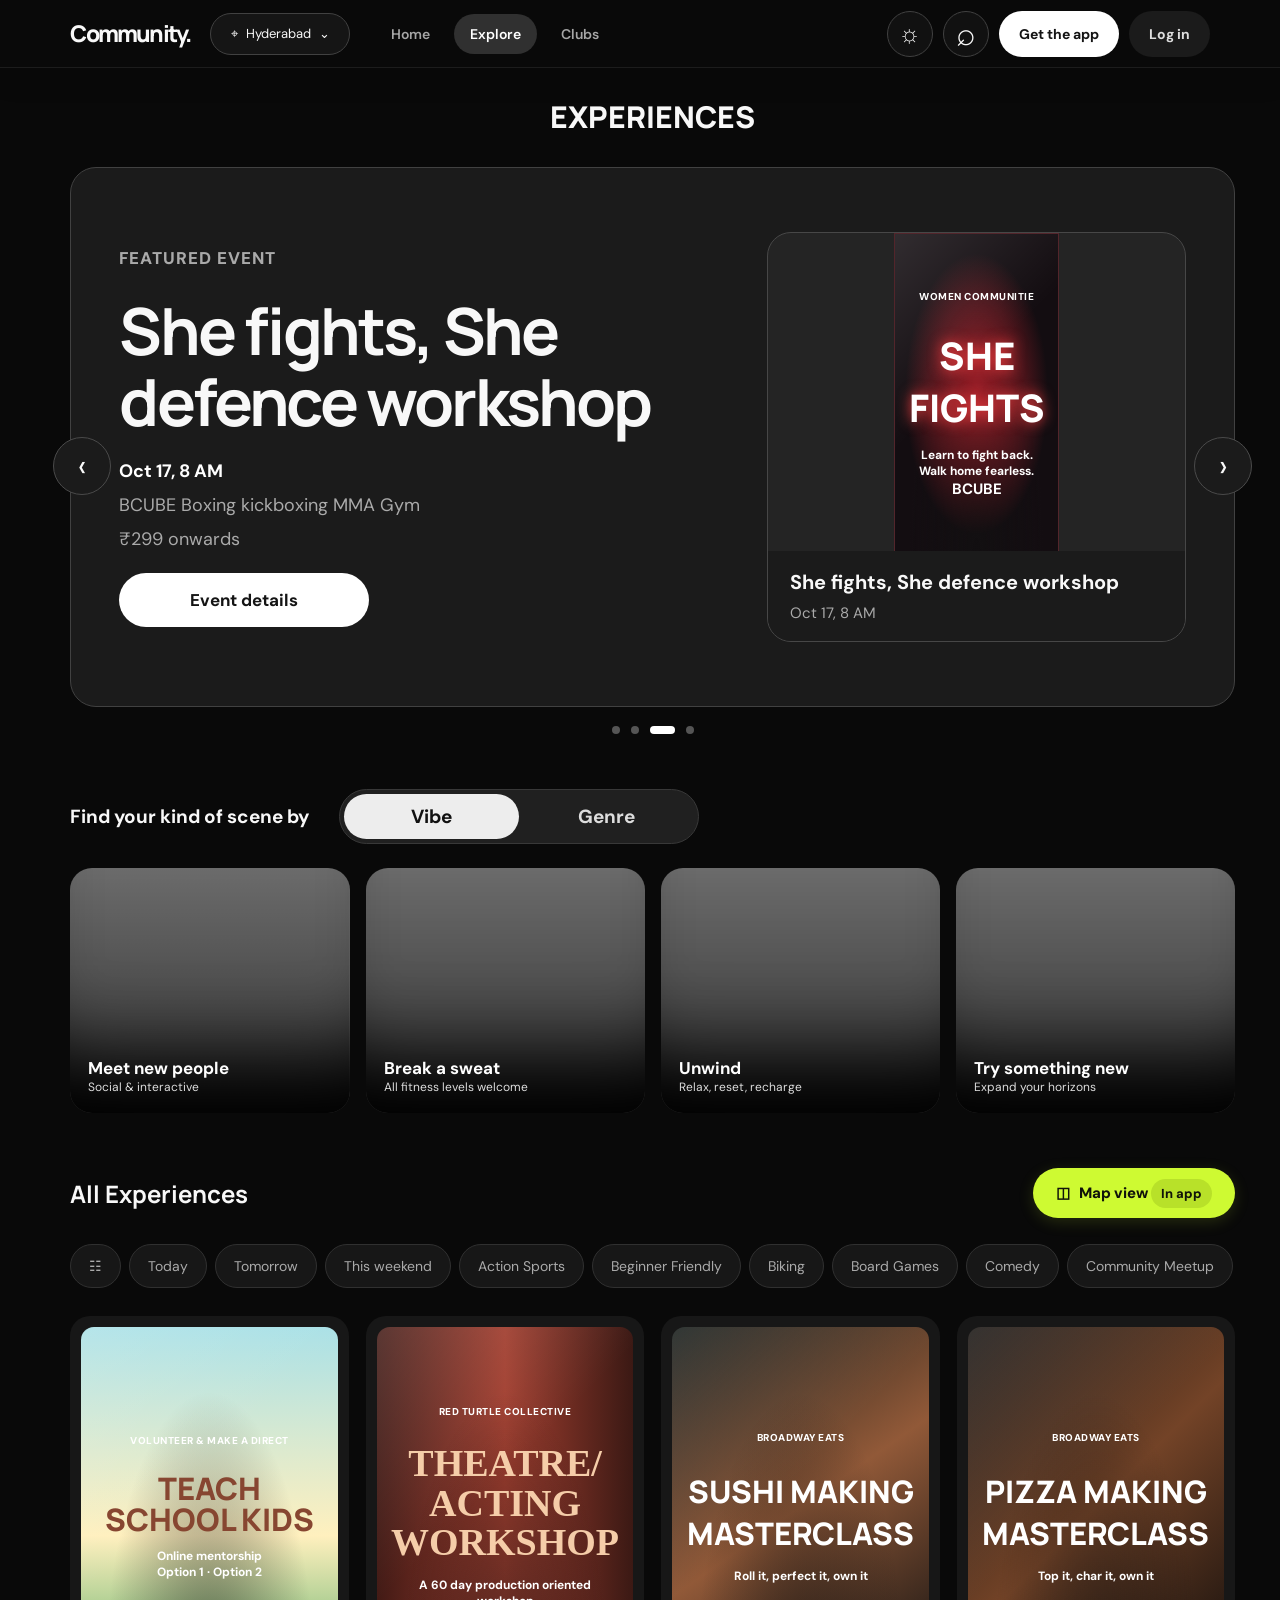
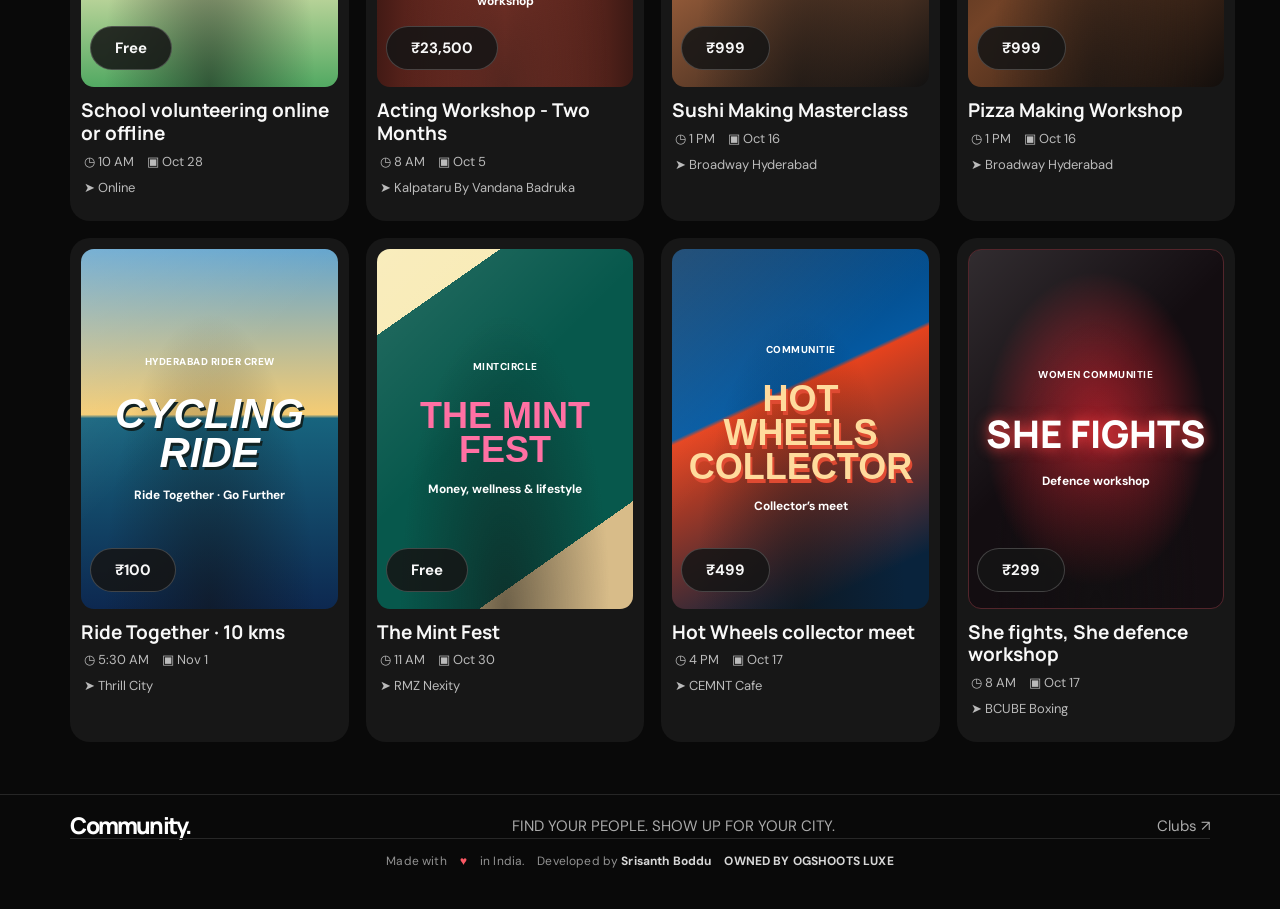
<file: explore.html>
<!doctype html><html lang="en"><head><meta charset="utf-8"><meta name="viewport" content="width=device-width,initial-scale=1"><meta name="theme-color" content="#090909"><title>Experiences in Hyderabad | Community</title><link rel="preconnect" href="https://fonts.googleapis.com"><link rel="preconnect" href="https://fonts.gstatic.com" crossorigin><link href="https://fonts.googleapis.com/css2?family=DM+Sans:wght@400;500;600;700;800&family=Manrope:wght@400;500;600;700;800&display=swap" rel="stylesheet"><link rel="stylesheet" href="reference.css"></head><body><header class="topbar"><a class="brand" href="index.html">Community.</a><button class="city-pill" data-city>⌖ <span>Hyderabad</span>⌄</button><nav><a href="index.html">Home</a><a class="current" href="explore.html">Explore</a><a href="clubs.html">Clubs</a></nav><div class="nav-actions"><button class="circle" data-theme aria-label="Toggle theme">☼</button><a class="circle search" href="#experiences">⌕</a><a class="button white" href="app.html">Get the app</a><a class="button login" href="login.html">Log in</a></div></header><main class="listing-page"><h1 class="page-title">EXPERIENCES</h1><section class="featured-event"><div><small>FEATURED EVENT</small><h2>She fights, She<br>defence workshop</h2><strong>Oct 17, 8 AM</strong><p>BCUBE Boxing kickboxing MMA Gym</p><p>₹299 onwards</p><a class="button white" href="events.html?event=she-fights">Event details</a></div><div class="featured-poster"><div class="poster fight-poster"><small>WOMEN COMMUNITIE</small><b>SHE FIGHTS</b><span>Learn to fight back.<br>Walk home fearless.</span><strong>BCUBE</strong></div><div class="poster-caption"><b>She fights, She defence workshop</b><span>Oct 17, 8 AM</span></div></div><button class="feature-arrow prev" aria-label="Previous event">‹</button><button class="feature-arrow next" aria-label="Next event">›</button></section><div class="feature-dots"><i></i><i></i><i class="on"></i><i></i></div>
<section class="discovery-tools"><div class="vibe-title"><b>Find your kind of scene by</b><div class="segmented"><button class="active" data-mode="vibe">Vibe</button><button data-mode="genre">Genre</button></div></div><div class="vibe-cards"><button class="vibe-card vibe-meet"><span>Meet new people</span><small>Social & interactive</small></button><button class="vibe-card vibe-move"><span>Break a sweat</span><small>All fitness levels welcome</small></button><button class="vibe-card vibe-unwind"><span>Unwind</span><small>Relax, reset, recharge</small></button><button class="vibe-card vibe-try"><span>Try something new</span><small>Expand your horizons</small></button></div></section>
<section class="all-experiences" id="experiences"><div class="listing-heading"><h2>All Experiences</h2><button class="map-button">◫ &nbsp; Map view <small>In app</small></button></div><div class="filter-pills"><button class="filter-pill" data-filter="all">☷</button><button class="filter-pill" data-filter="Today">Today</button><button class="filter-pill" data-filter="Tomorrow">Tomorrow</button><button class="filter-pill" data-filter="weekend">This weekend</button><button class="filter-pill" data-filter="Action Sports">Action Sports</button><button class="filter-pill" data-filter="Beginner Friendly">Beginner Friendly</button><button class="filter-pill" data-filter="Biking">Biking</button><button class="filter-pill" data-filter="Board Games">Board Games</button><button class="filter-pill" data-filter="Comedy">Comedy</button><button class="filter-pill" data-filter="Community Meetup">Community Meetup</button></div><div class="experience-grid">
<a class="experience-card" data-tags="Community Meetup" href="events.html?event=school-volunteering"><div class="poster school-poster"><small>VOLUNTEER & MAKE A DIRECT</small><b>TEACH<br>SCHOOL KIDS</b><span>Online mentorship<br>Option 1 · Option 2</span></div><h3>School volunteering online or offline</h3><p>◷ 10 AM　▣ Oct 28</p><p>➤ Online</p><label>Free</label></a>
<a class="experience-card" data-tags="weekend" href="events.html?event=acting-workshop"><div class="poster theater-poster"><small>RED TURTLE COLLECTIVE</small><b>Theatre/<br>Acting<br>Workshop</b><span>A 60 day production oriented workshop</span></div><h3>Acting Workshop - Two Months</h3><p>◷ 8 AM　▣ Oct 5</p><p>➤ Kalpataru By Vandana Badruka</p><label>₹23,500</label></a>
<a class="experience-card" data-tags="Today" href="events.html?event=sushi"><div class="poster sushi-poster"><small>BROADWAY EATS</small><b>Sushi Making<br>Masterclass</b><span>Roll it, perfect it, own it</span></div><h3>Sushi Making Masterclass</h3><p>◷ 1 PM　▣ Oct 16</p><p>➤ Broadway Hyderabad</p><label>₹999</label></a>
<a class="experience-card" data-tags="Today" href="events.html?event=pizza"><div class="poster pizza-poster"><small>BROADWAY EATS</small><b>Pizza Making<br>Masterclass</b><span>Top it, char it, own it</span></div><h3>Pizza Making Workshop</h3><p>◷ 1 PM　▣ Oct 16</p><p>➤ Broadway Hyderabad</p><label>₹999</label></a>
<a class="experience-card" data-tags="Action Sports Biking" href="events.html?event=ride-together"><div class="poster ride-poster"><small>HYDERABAD RIDER CREW</small><b>CYCLING<br>RIDE</b><span>Ride Together · Go Further</span></div><h3>Ride Together · 10 kms</h3><p>◷ 5:30 AM　▣ Nov 1</p><p>➤ Thrill City</p><label>₹100</label></a>
<a class="experience-card" data-tags="Community Meetup" href="events.html?event=mint-fest"><div class="poster mint-poster"><small>MINTCIRCLE</small><b>THE MINT<br>FEST</b><span>Money, wellness & lifestyle</span></div><h3>The Mint Fest</h3><p>◷ 11 AM　▣ Oct 30</p><p>➤ RMZ Nexity</p><label>Free</label></a>
<a class="experience-card" data-tags="Beginner Friendly" href="events.html?event=hot-wheels"><div class="poster hot-poster"><small>COMMUNITIE</small><b>HOT WHEELS<br>COLLECTOR</b><span>Collector’s meet</span></div><h3>Hot Wheels collector meet</h3><p>◷ 4 PM　▣ Oct 17</p><p>➤ CEMNT Cafe</p><label>₹499</label></a>
<a class="experience-card" data-tags="Community Meetup" href="events.html?event=she-fights"><div class="poster fight-poster"><small>WOMEN COMMUNITIE</small><b>SHE FIGHTS</b><span>Defence workshop</span></div><h3>She fights, She defence workshop</h3><p>◷ 8 AM　▣ Oct 17</p><p>➤ BCUBE Boxing</p><label>₹299</label></a>
</div></section></main><footer class="listing-footer"><div class="brand">Community.</div><span>FIND YOUR PEOPLE. SHOW UP FOR YOUR CITY.</span><a href="clubs.html">Clubs ↗</a><div class="credit-band">Made with <i>♥</i> in India. <span>Developed by <strong>Srisanth Boddu</strong></span> <strong>OWNED BY OGSHOOTS LUXE</strong></div></footer><script src="reference.js"></script></body></html>
</file>
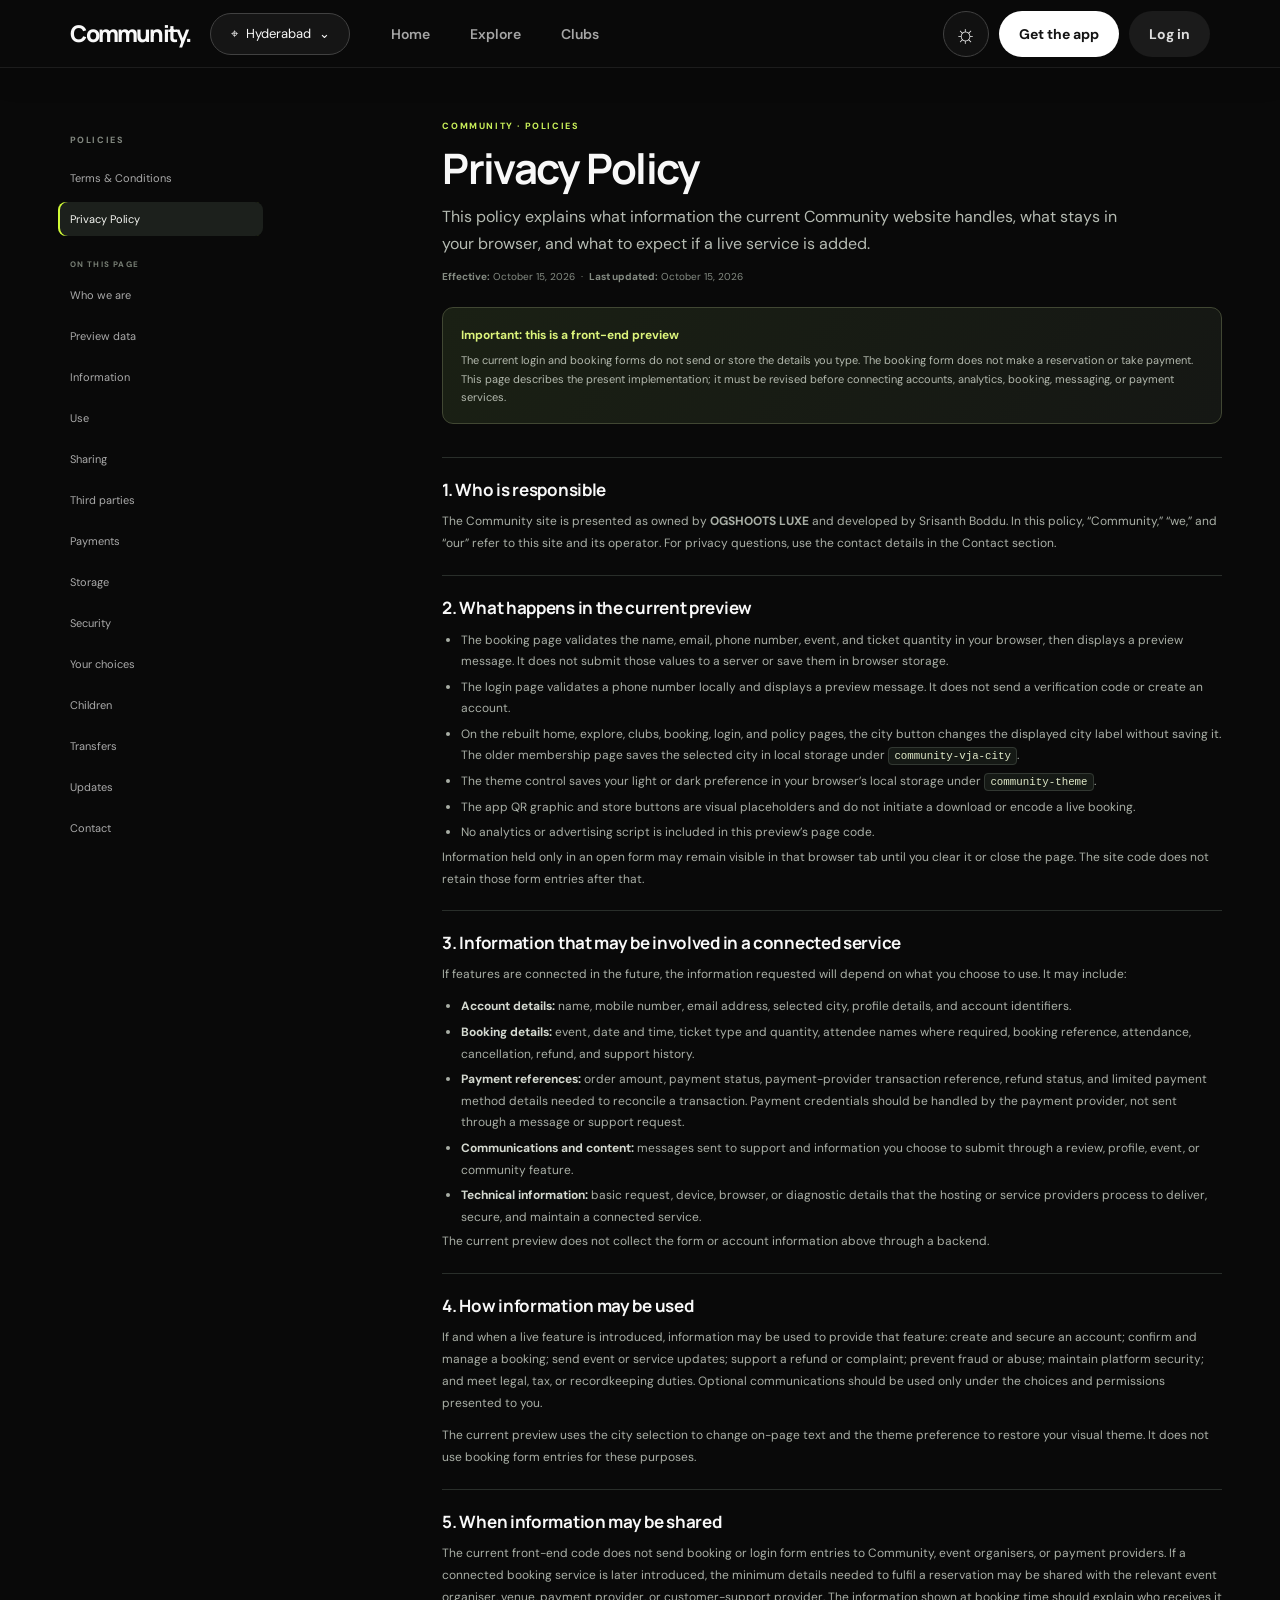
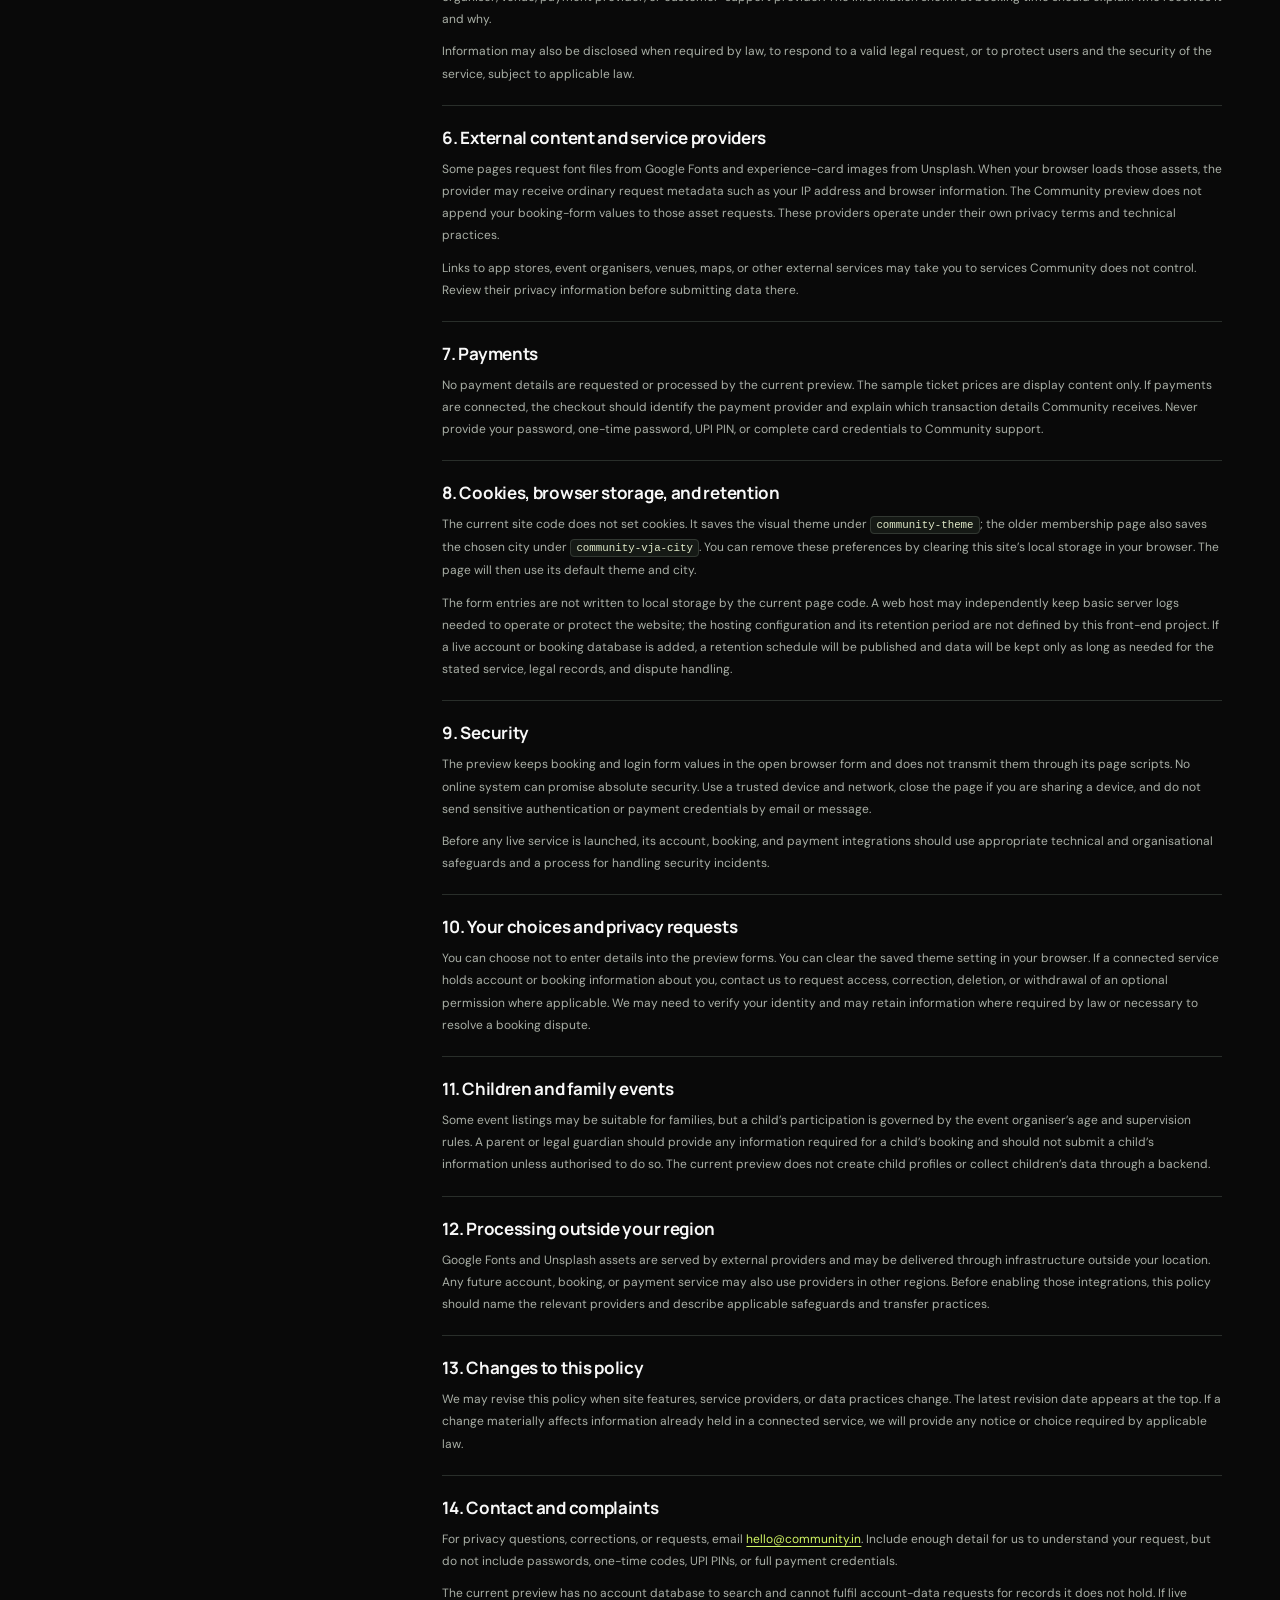
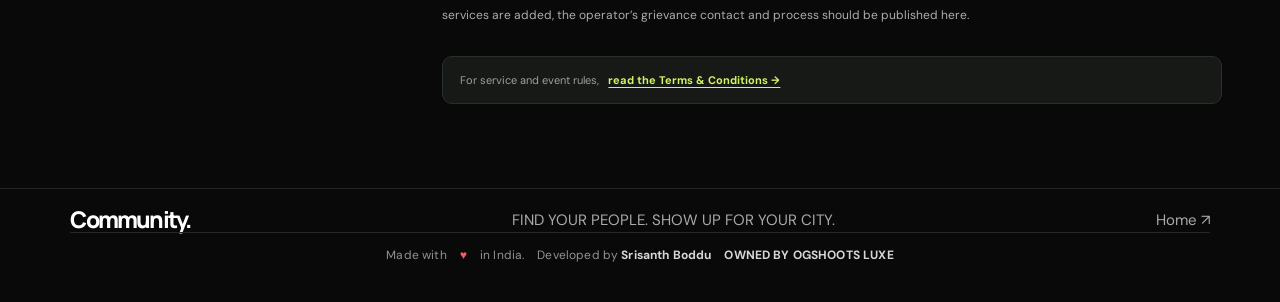
<file: privacy-policy.html>
<!doctype html>
<html lang="en"><head><meta charset="utf-8"><meta name="viewport" content="width=device-width,initial-scale=1"><meta name="theme-color" content="#090909"><title>Privacy Policy | Community</title><link rel="preconnect" href="https://fonts.googleapis.com"><link rel="preconnect" href="https://fonts.gstatic.com" crossorigin><link href="https://fonts.googleapis.com/css2?family=DM+Sans:wght@400;500;600;700;800&family=Manrope:wght@400;500;600;700;800&display=swap" rel="stylesheet"><link rel="stylesheet" href="reference.css"><link rel="stylesheet" href="legal.css"></head>
<body><header class="topbar"><a class="brand" href="index.html">Community.</a><button class="city-pill" data-city>⌖ <span>Hyderabad</span>⌄</button><nav><a href="index.html">Home</a><a href="explore.html">Explore</a><a href="clubs.html">Clubs</a></nav><div class="nav-actions"><button class="circle" data-theme aria-label="Toggle theme">☼</button><a class="button white" href="app.html">Get the app</a><a class="button login" href="login.html">Log in</a></div></header>
<main class="legal-page"><nav class="legal-index" aria-label="Policy navigation"><span>POLICIES</span><a href="terms-and-conditions.html">Terms & Conditions</a><a class="selected" href="privacy-policy.html">Privacy Policy</a><span class="toc-label">ON THIS PAGE</span><a href="#who">Who we are</a><a href="#preview">Preview data</a><a href="#collect">Information</a><a href="#use">Use</a><a href="#sharing">Sharing</a><a href="#third-party">Third parties</a><a href="#payments">Payments</a><a href="#storage">Storage</a><a href="#security">Security</a><a href="#choices">Your choices</a><a href="#children">Children</a><a href="#transfers">Transfers</a><a href="#updates">Updates</a><a href="#contact">Contact</a></nav>
<article class="legal-content"><div class="legal-kicker">COMMUNITY · POLICIES</div><h1>Privacy Policy</h1><p class="legal-lede">This policy explains what information the current Community website handles, what stays in your browser, and what to expect if a live service is added.</p><p class="legal-updated"><b>Effective:</b> October 15, 2026 &nbsp;·&nbsp; <b>Last updated:</b> October 15, 2026</p><div class="preview-notice"><b>Important: this is a front-end preview</b><p>The current login and booking forms do not send or store the details you type. The booking form does not make a reservation or take payment. This page describes the present implementation; it must be revised before connecting accounts, analytics, booking, messaging, or payment services.</p></div>
<section id="who"><h2>1. Who is responsible</h2><p>The Community site is presented as owned by <strong>OGSHOOTS LUXE</strong> and developed by Srisanth Boddu. In this policy, “Community,” “we,” and “our” refer to this site and its operator. For privacy questions, use the contact details in the Contact section.</p></section>
<section id="preview"><h2>2. What happens in the current preview</h2><ul><li>The booking page validates the name, email, phone number, event, and ticket quantity in your browser, then displays a preview message. It does not submit those values to a server or save them in browser storage.</li><li>The login page validates a phone number locally and displays a preview message. It does not send a verification code or create an account.</li><li>On the rebuilt home, explore, clubs, booking, login, and policy pages, the city button changes the displayed city label without saving it. The older membership page saves the selected city in local storage under <code>community-vja-city</code>.</li><li>The theme control saves your light or dark preference in your browser’s local storage under <code>community-theme</code>.</li><li>The app QR graphic and store buttons are visual placeholders and do not initiate a download or encode a live booking.</li><li>No analytics or advertising script is included in this preview’s page code.</li></ul><p>Information held only in an open form may remain visible in that browser tab until you clear it or close the page. The site code does not retain those form entries after that.</p></section>
<section id="collect"><h2>3. Information that may be involved in a connected service</h2><p>If features are connected in the future, the information requested will depend on what you choose to use. It may include:</p><ul><li><b>Account details:</b> name, mobile number, email address, selected city, profile details, and account identifiers.</li><li><b>Booking details:</b> event, date and time, ticket type and quantity, attendee names where required, booking reference, attendance, cancellation, refund, and support history.</li><li><b>Payment references:</b> order amount, payment status, payment-provider transaction reference, refund status, and limited payment method details needed to reconcile a transaction. Payment credentials should be handled by the payment provider, not sent through a message or support request.</li><li><b>Communications and content:</b> messages sent to support and information you choose to submit through a review, profile, event, or community feature.</li><li><b>Technical information:</b> basic request, device, browser, or diagnostic details that the hosting or service providers process to deliver, secure, and maintain a connected service.</li></ul><p>The current preview does not collect the form or account information above through a backend.</p></section>
<section id="use"><h2>4. How information may be used</h2><p>If and when a live feature is introduced, information may be used to provide that feature: create and secure an account; confirm and manage a booking; send event or service updates; support a refund or complaint; prevent fraud or abuse; maintain platform security; and meet legal, tax, or recordkeeping duties. Optional communications should be used only under the choices and permissions presented to you.</p><p>The current preview uses the city selection to change on-page text and the theme preference to restore your visual theme. It does not use booking form entries for these purposes.</p></section>
<section id="sharing"><h2>5. When information may be shared</h2><p>The current front-end code does not send booking or login form entries to Community, event organisers, or payment providers. If a connected booking service is later introduced, the minimum details needed to fulfil a reservation may be shared with the relevant event organiser, venue, payment provider, or customer-support provider. The information shown at booking time should explain who receives it and why.</p><p>Information may also be disclosed when required by law, to respond to a valid legal request, or to protect users and the security of the service, subject to applicable law.</p></section>
<section id="third-party"><h2>6. External content and service providers</h2><p>Some pages request font files from Google Fonts and experience-card images from Unsplash. When your browser loads those assets, the provider may receive ordinary request metadata such as your IP address and browser information. The Community preview does not append your booking-form values to those asset requests. These providers operate under their own privacy terms and technical practices.</p><p>Links to app stores, event organisers, venues, maps, or other external services may take you to services Community does not control. Review their privacy information before submitting data there.</p></section>
<section id="payments"><h2>7. Payments</h2><p>No payment details are requested or processed by the current preview. The sample ticket prices are display content only. If payments are connected, the checkout should identify the payment provider and explain which transaction details Community receives. Never provide your password, one-time password, UPI PIN, or complete card credentials to Community support.</p></section>
<section id="storage"><h2>8. Cookies, browser storage, and retention</h2><p>The current site code does not set cookies. It saves the visual theme under <code>community-theme</code>; the older membership page also saves the chosen city under <code>community-vja-city</code>. You can remove these preferences by clearing this site’s local storage in your browser. The page will then use its default theme and city.</p><p>The form entries are not written to local storage by the current page code. A web host may independently keep basic server logs needed to operate or protect the website; the hosting configuration and its retention period are not defined by this front-end project. If a live account or booking database is added, a retention schedule will be published and data will be kept only as long as needed for the stated service, legal records, and dispute handling.</p></section>
<section id="security"><h2>9. Security</h2><p>The preview keeps booking and login form values in the open browser form and does not transmit them through its page scripts. No online system can promise absolute security. Use a trusted device and network, close the page if you are sharing a device, and do not send sensitive authentication or payment credentials by email or message.</p><p>Before any live service is launched, its account, booking, and payment integrations should use appropriate technical and organisational safeguards and a process for handling security incidents.</p></section>
<section id="choices"><h2>10. Your choices and privacy requests</h2><p>You can choose not to enter details into the preview forms. You can clear the saved theme setting in your browser. If a connected service holds account or booking information about you, contact us to request access, correction, deletion, or withdrawal of an optional permission where applicable. We may need to verify your identity and may retain information where required by law or necessary to resolve a booking dispute.</p></section>
<section id="children"><h2>11. Children and family events</h2><p>Some event listings may be suitable for families, but a child’s participation is governed by the event organiser’s age and supervision rules. A parent or legal guardian should provide any information required for a child’s booking and should not submit a child’s information unless authorised to do so. The current preview does not create child profiles or collect children’s data through a backend.</p></section>
<section id="transfers"><h2>12. Processing outside your region</h2><p>Google Fonts and Unsplash assets are served by external providers and may be delivered through infrastructure outside your location. Any future account, booking, or payment service may also use providers in other regions. Before enabling those integrations, this policy should name the relevant providers and describe applicable safeguards and transfer practices.</p></section>
<section id="updates"><h2>13. Changes to this policy</h2><p>We may revise this policy when site features, service providers, or data practices change. The latest revision date appears at the top. If a change materially affects information already held in a connected service, we will provide any notice or choice required by applicable law.</p></section>
<section id="contact"><h2>14. Contact and complaints</h2><p>For privacy questions, corrections, or requests, email <a href="mailto:hello@community.in">hello@community.in</a>. Include enough detail for us to understand your request, but do not include passwords, one-time codes, UPI PINs, or full payment credentials.</p><p>The current preview has no account database to search and cannot fulfil account-data requests for records it does not hold. If live services are added, the operator’s grievance contact and process should be published here.</p></section>
<div class="legal-switch">For service and event rules, <a href="terms-and-conditions.html">read the Terms & Conditions →</a></div></article></main>
<footer class="listing-footer"><div class="brand">Community.</div><span>FIND YOUR PEOPLE. SHOW UP FOR YOUR CITY.</span><a href="index.html">Home ↗</a><div class="credit-band">Made with <i>♥</i> in India. <span>Developed by <strong>Srisanth Boddu</strong></span> <strong>OWNED BY OGSHOOTS LUXE</strong></div></footer><script src="reference.js"></script></body></html>
</file>
<file: reference.css>
:root{color-scheme:dark;--bg:#090909;--panel:#1d1d1d;--panel2:#242424;--text:#f8f8f8;--muted:#999;--line:#343434;--lime:#cefa32;--font:'DM Sans',Arial,sans-serif;--display:'Manrope','DM Sans',sans-serif}*{box-sizing:border-box}html{scroll-behavior:smooth}body{margin:0;background:var(--bg);color:var(--text);font-family:var(--font);font-size:15px;transition:background .2s,color .2s}a{color:inherit;text-decoration:none}button{font:inherit;color:inherit;cursor:pointer}.topbar{height:82px;position:sticky;top:0;z-index:20;display:flex;align-items:center;gap:26px;padding:0 max(calc((100vw - 1590px)/2),5.5%);background:#0d0d0deF;backdrop-filter:blur(18px)}.brand{font:800 27px/.9 var(--display);letter-spacing:-1.8px;white-space:nowrap}.brand span{color:#aeb4ae}.city-pill{height:48px;min-width:154px;display:flex;align-items:center;justify-content:space-around;padding:0 16px;border:1px solid #414141;border-radius:26px;background:#151515;font-size:14px}.topbar nav{display:flex;align-items:center;gap:8px;margin-left:5px}.topbar nav a{padding:13px 20px;border-radius:26px;color:#a6a6a6;font-size:15px;font-weight:600}.topbar nav a.current,.topbar nav a:hover{background:#303030;color:#fff}.nav-actions{display:flex;align-items:center;gap:14px;margin-left:auto}.circle{height:54px;width:54px;border:1px solid #414141;border-radius:50%;background:#111;font-size:24px;line-height:1}.circle.search{display:grid;place-items:center;font-size:33px}.button{display:inline-flex;align-items:center;justify-content:center;gap:8px;border:0;border-radius:28px;padding:0 24px;height:54px;font-weight:700;white-space:nowrap}.button.white{background:#fff;color:#141414}.button.login{background:#1b1b1b;color:#ddd}.button.gray{background:#313131;color:#f1f1f1;height:54px}.home-page,.listing-page,.clubs-listing{max-width:1590px;margin:auto;padding:0 0}.host-hero{height:820px;margin-top:24px;border:1px solid #373737;border-radius:32px;background:#1e1e1e;display:grid;grid-template-columns:1.05fr .95fr;align-items:center;padding:42px;gap:28px;overflow:hidden}.host-copy{padding:0 0 0 0}.host-copy h1{font:700 clamp(42px,4vw,62px)/1.1 var(--display);letter-spacing:-3px;margin:0 0 34px}.learn{height:64px;background:#090909;color:white;border:1px solid #86539b;box-shadow:inset 0 0 0 2px #111;font-size:20px}.creator-art{height:100%;min-height:520px;border-radius:23px;background:radial-gradient(ellipse at 36% 96%,#a2c528 0,transparent 29%),radial-gradient(ellipse at 80% 95%,#7112b5 0,transparent 37%),#080808;display:flex;flex-direction:column;align-items:center;justify-content:center;padding:40px 28px;overflow:hidden}.creator-wordmark{font:800 28px var(--display);letter-spacing:-1.4px}.creator-art>b{font:900 clamp(62px,8vw,142px)/.95 Impact,'Arial Narrow',sans-serif;letter-spacing:-4px;text-align:center}.creator-art>strong{font-size:16px;font-weight:800;word-spacing:8px;text-align:center;margin:20px 0 36px}.dashboard-mock{height:245px;width:70%;min-width:370px;background:#f4f4f4;border:7px solid #090909;border-radius:17px;box-shadow:0 12px 34px #0008;color:#181818;display:flex;padding:13px;font-size:9px;transform:perspective(650px) rotateX(5deg)}.dashboard-mock aside{width:26%;font-weight:800;border-right:1px solid #ddd}.dashboard-mock aside small{display:block;font-size:8px;line-height:3.6;margin-top:15px}.mock-content{flex:1;padding:6px 10px}.mock-content>small{font-size:8px;color:#555}.mock-cards{display:flex;gap:8px;margin-top:20px}.mock-cards i{height:72px;flex:1;border-radius:5px;background:linear-gradient(145deg,#e1a255,#264f4c 60%,#ddd)}.mock-cards i:nth-child(2){background:linear-gradient(130deg,#344a54,#e9a44f)}.mock-cards i:nth-child(3){background:linear-gradient(130deg,#b52236,#e8d2ab)}.mock-cards.short{margin-top:10px}.mock-cards.short i{height:56px;background:linear-gradient(140deg,#b6cf52,#315951)}.carousel-controls{height:92px;display:flex;justify-content:center;align-items:center;gap:32px}.carousel-controls>i,.feature-dots i{height:8px;width:8px;background:#555;border-radius:8px}.carousel-controls>i.on,.feature-dots i.on{width:25px;background:#fff}.round{height:58px;width:58px;border:0;border-radius:50%;background:#333;color:white;font-size:28px}.content-section{padding-top:22px;margin-bottom:72px}.section-intro{margin-bottom:42px}.section-intro small{color:#aaa;font-size:16px}.section-intro h2{font:700 50px/1.1 var(--display);letter-spacing:-2px;margin:10px 0}.section-heading{display:flex;align-items:center;justify-content:space-between;margin-bottom:28px}.section-heading h3{font:700 32px/1.15 var(--display);letter-spacing:-1.2px;margin:0 0 5px}.section-heading p{margin:0;color:#969696;font-size:17px}.section-actions{display:flex;align-items:center;gap:12px}.section-actions .round{height:64px;width:64px}.event-strip{display:grid;grid-auto-columns:260px;grid-auto-flow:column;gap:20px;overflow-x:auto;scrollbar-width:none;padding-bottom:8px}.event-strip::-webkit-scrollbar{display:none}.event-card{position:relative;min-width:0;background:#1b1d1c;border-radius:18px;padding:10px 10px 14px;overflow:hidden}.poster{position:relative;isolation:isolate;height:320px;border-radius:13px;overflow:hidden;display:flex;flex-direction:column;align-items:center;justify-content:center;text-align:center;padding:15px;color:white;background:#312}.poster:before{content:'';position:absolute;z-index:-1;inset:0;background:radial-gradient(ellipse at bottom,#1118,transparent 58%),linear-gradient(135deg,#ffffff21,transparent 45%)}.poster small{font-size:10px;font-weight:800;letter-spacing:.5px}.poster b{font:900 36px/.94 Impact,'Arial Narrow',sans-serif;text-transform:uppercase;margin:26px 0 14px}.poster span{font-size:12px;font-weight:700}.event-card .poster{height:320px}.mint-poster{background:linear-gradient(145deg,#f8eab3 0 16%,#07584c 16% 80%,#d8bc89 80%);color:#fff}.mint-poster b{color:#ff70a3}.hot-poster{background:linear-gradient(155deg,#053765,#0459a1 40%,#e5421d 41%,#09233c 88%)}.hot-poster b{font-size:36px;color:#ffdb9d;text-shadow:2px 4px #df4a32}.ride-poster{background:linear-gradient(180deg,#64a5ce,#f5cc73 46%,#17647e 47%,#0d2850)}.ride-poster b{font-style:italic;font-size:42px;text-shadow:2px 3px #122}.school-poster{background:linear-gradient(180deg,#aae1e7,#fff0be 58%,#52a962)}.school-poster b{color:#874631;font:900 31px/.98 var(--display)}.fight-poster{background:radial-gradient(ellipse at center,#bd222e,#130d11 62%);border:1px solid #53252b}.fight-poster b{font:900 38px var(--display);text-shadow:0 0 14px #f44}.garba-poster{background:linear-gradient(140deg,#251010,#c51c14 47%,#111)}.garba-poster b{font-size:38px}.event-card label,.experience-card label{position:absolute;top:267px;left:20px;z-index:2;background:#151515dd;border:1px solid #ffffff31;border-radius:25px;padding:11px 24px;font-weight:700}.event-card h4{white-space:nowrap;overflow:hidden;text-overflow:ellipsis;font:700 20px var(--display);margin:14px 6px 7px}.event-card p{color:#ddd;font-size:14px;margin:8px 6px}.clubs-section{margin-top:20px}.club-strip{display:grid;grid-auto-columns:316px;grid-auto-flow:column;gap:18px;overflow-x:auto;padding:0 0 7px;scrollbar-width:none}.home-club{position:relative;min-height:410px;border:7px solid #272727;border-radius:27px;padding:16px;background:linear-gradient(145deg,#503535,#231c1c);overflow:hidden}.home-club>small{float:right;border:1px solid #777;border-radius:18px;padding:8px 11px;font-size:12px}.club-mark{clear:both;width:68px;height:68px;display:grid;place-content:center;background:#151515;border:1px solid #414141;border-radius:17px;font-size:12px;text-align:center;margin:10px 0}.home-club h4{font:700 28px var(--display);letter-spacing:-1px;margin:10px 0}.home-club p{color:#c0c0c0;line-height:1.5;min-height:44px;margin:0 0 14px}.home-club strong{display:block;font-size:17px}.home-club>span{display:block;margin-top:23px;padding:15px;border:1px solid #ffffff20;border-radius:14px;color:#c7c7c7;white-space:nowrap;overflow:hidden;text-overflow:ellipsis}.home-club button{position:absolute;bottom:13px;left:13px;right:13px;width:calc(100% - 26px);height:54px;border:0;border-radius:13px;background:#e62625;color:#fff;font-weight:800;font-size:16px}.home-club.mint{background:linear-gradient(145deg,#173c2b,#17211e);border-color:#203e31}.home-club.mint button{background:#19b967;color:#06140d}.home-club.women{background:linear-gradient(145deg,#292526,#151515)}.home-club.women button,.home-club.trek button,.home-club.ground button{background:#f3f3f3;color:#111}.home-club.trek{background:linear-gradient(145deg,#606060,#333);border-color:#ddd}.home-club.ground{background:linear-gradient(145deg,#17191d,#0f1011)}.map-promo{height:300px;border:1px solid #414141;border-radius:21px;margin:48px 0 74px;display:flex;align-items:center;justify-content:space-between;padding:48px 6%;overflow:hidden;background:linear-gradient(90deg,#050708 5%,#08111d 48%,#172b43 100%);position:relative}.map-promo:after{content:'';position:absolute;inset:0;opacity:.35;background:repeating-linear-gradient(25deg,transparent 0 46px,#94b0ca33 47px 49px,transparent 50px 87px),repeating-linear-gradient(110deg,transparent 0 80px,#9ab4cc2e 81px 83px,transparent 84px 137px);mask-image:linear-gradient(90deg,transparent,#000 47%)}.map-promo>div{z-index:1}.map-promo h3{font:700 36px var(--display);margin:0 0 10px}.map-promo p{font-size:19px;color:#bbb;margin:0 0 24px}.map-promo strong{font-size:18px}.map-art{width:42%;height:100%;position:absolute;right:2%;top:0;background:radial-gradient(ellipse at 40% 70%,#172b3d,transparent 70%)}.map-art span{position:absolute;font-size:46px;filter:drop-shadow(0 8px 10px #000);background:#89b6d3;border:3px solid white;border-radius:14px;padding:20px}.map-art span:first-child{top:25%;left:25%}.map-art span:nth-child(2){top:54%;left:59%}.map-art span:nth-child(3){top:15%;right:9%}.app-banner{min-height:360px;border:1px solid #393939;border-radius:30px;background:radial-gradient(ellipse at 95% 0,#53612355,transparent 35%),#141414;display:flex;align-items:center;justify-content:space-between;padding:55px 64px;margin-bottom:115px}.app-banner .brand.large{font-size:54px}.app-banner h3{font:700 31px var(--display);margin:16px 0}.app-banner p{font-size:18px;line-height:1.55;color:#aaa;margin:0 0 25px}.app-banner .button{margin-right:12px}.app-icon,.app-mini-icon{display:grid;place-items:center;background:#000;border:1px solid #323232;border-radius:34px;font-size:125px;font-weight:500;width:290px;height:290px}.site-footer{border-top:1px solid #363636}.ticker{border-block:1px solid #ddd;padding:10px 0;text-align:center;white-space:nowrap;overflow:hidden;font-size:24px;font-weight:800}.footer-grid{max-width:1590px;margin:auto;padding:56px 0 72px;display:grid;grid-template-columns:1.6fr 1fr 1fr 1fr;gap:36px}.footer-grid p{color:#aaa;line-height:1.6}.footer-grid>div:not(:first-child){display:flex;flex-direction:column;gap:17px}.footer-grid b{font-size:14px;letter-spacing:1.5px;color:#aaa}.outline{height:48px;border:1px solid #ddd;background:transparent;border-radius:26px;margin-top:6px}.listing-page{padding-top:34px}.page-title{text-align:center;font:800 36px var(--display);margin:0 0 40px}.featured-event{height:655px;position:relative;border:1px solid #414141;border-radius:26px;background:#1b1b1b;padding:66px 62px;display:grid;grid-template-columns:1.3fr .9fr;align-items:center;gap:60px}.featured-event>div:first-child>small{font-size:17px;font-weight:800;letter-spacing:1px;color:#aaa}.featured-event h2{font:700 clamp(46px,5.5vw,80px)/1.08 var(--display);letter-spacing:-3.5px;margin:27px 0 22px}.featured-event>div:first-child>strong,.featured-event>div:first-child>p{font-size:22px;display:block;margin:10px 0;color:#aaa}.featured-event>div:first-child>strong{color:white}.featured-event .button{margin-top:12px;width:300px;font-size:20px}.featured-poster{height:490px;border:1px solid #474747;border-radius:24px;background:#242424;padding:0 30%;position:relative;overflow:hidden}.featured-poster .poster{height:calc(100% - 86px);width:100%;border-radius:0}.featured-poster .poster-caption{position:absolute;bottom:0;left:0;right:0;padding:18px 22px;background:#1b1b1b;display:flex;flex-direction:column;gap:8px}.poster-caption b{font-size:20px}.poster-caption span{color:#aaa}.feature-arrow{position:absolute;top:50%;height:58px;width:58px;border-radius:50%;border:1px solid #4a4a4a;background:#1b1b1b;font-size:32px}.feature-arrow.prev{left:-18px}.feature-arrow.next{right:-18px}.feature-dots{display:flex;justify-content:center;gap:11px;margin:25px 0 72px}.discovery-tools{margin-bottom:72px}.vibe-title{display:flex;align-items:center;gap:40px;font-size:22px;margin-bottom:24px}.segmented{display:flex;background:#202020;padding:4px;border:1px solid #383838;border-radius:40px}.segmented button{height:52px;min-width:205px;border:0;border-radius:30px;background:transparent;color:#ddd;font-weight:700}.segmented button.active{background:#ededed;color:#111}.vibe-cards{display:grid;grid-template-columns:repeat(4,1fr);gap:20px}.vibe-card{height:300px;border:0;border-radius:22px;display:flex;flex-direction:column;justify-content:flex-end;align-items:flex-start;padding:18px;color:white;text-align:left;background-size:cover;background-position:center;box-shadow:inset 0 -115px 80px -60px #000}.vibe-card span{font-size:19px;font-weight:700}.vibe-card small{font-size:14px;color:#ddd}.vibe-meet{background-image:linear-gradient(0deg,#0008,transparent),url('https://images.unsplash.com/photo-1529156069898-49953e39b3ac?auto=format&fit=crop&w=800&q=80')}.vibe-move{background-image:linear-gradient(0deg,#0008,transparent),url('https://images.unsplash.com/photo-1518611012118-696072aa579a?auto=format&fit=crop&w=800&q=80')}.vibe-unwind{background-image:linear-gradient(0deg,#0008,transparent),url('https://images.unsplash.com/photo-1544367567-0f2fcb009e0b?auto=format&fit=crop&w=800&q=80')}.vibe-try{background-image:linear-gradient(0deg,#0008,transparent),url('https://images.unsplash.com/photo-1556911220-e15b29be8c8f?auto=format&fit=crop&w=800&q=80')}.all-experiences{padding-bottom:65px}.listing-heading{display:flex;align-items:center;justify-content:space-between;margin-bottom:26px}.listing-heading h2,.trending-clubs>h2{font:700 27px var(--display);margin:0}.map-button{height:58px;border:0;border-radius:30px;padding:0 23px;background:var(--lime);color:#10130a;font-weight:800;font-size:17px;box-shadow:0 4px 15px #9dbd2430}.map-button small{padding:6px 10px;border-radius:16px;background:#b8e129;font-size:13px}.filter-pills{display:flex;gap:10px;flex-wrap:wrap;margin:0 0 28px}.filter-pill{height:50px;border:1px solid #303030;border-radius:28px;background:#171717;padding:0 22px;color:#aaa;font-size:16px;white-space:nowrap}.filter-pill.active,.filter-pill:hover{background:#333;color:white}.experience-grid{display:grid;grid-template-columns:repeat(4,minmax(0,1fr));gap:22px}.experience-card{position:relative;border-radius:20px;background:#171717;padding:11px 11px 17px;overflow:hidden}.experience-card .poster{height:430px}.experience-card h3{font:700 22px/1.2 var(--display);margin:12px 0 7px}.experience-card p{margin:8px 3px;color:#bbb;font-size:15px}.experience-card label{top:375px}.theater-poster{background:linear-gradient(90deg,#421a15,#a13e2f,#3b1914)}.theater-poster b{font:700 38px/1.04 Georgia,serif;color:#f5cda9}.sushi-poster{background:linear-gradient(145deg,#131a18,#915938,#111)}.sushi-poster b,.pizza-poster b{font:800 31px var(--display)}.pizza-poster{background:linear-gradient(135deg,#171412,#734327,#120e0c)}.clubs-listing{padding-top:52px}.club-prompt{text-align:center;color:#aaa;font-size:21px;margin-bottom:30px}.club-prompt b{color:white}.club-prompt .segmented{width:max-content;margin:30px auto}.club-prompt .segmented button{min-width:225px}.sticker-canvas{height:490px;border:1px solid #414141;border-radius:32px;position:relative;display:flex;flex-direction:column;align-items:center;justify-content:flex-start;padding-top:34px;background-color:#101010;background-image:radial-gradient(#444 1.5px,transparent 1.5px);background-size:27px 27px;overflow:hidden}.sticker-row{display:flex;gap:35px;font-size:48px;filter:drop-shadow(0 5px 6px #000)}.sticker-gallery{border:1px solid #aaa;border-radius:25px;padding:14px 24px;background:#292929;margin:5px 0 9px}.sticker-canvas p{color:#ccc;font-size:18px;margin:0}.sticker-canvas h2{font:700 28px var(--display);margin:5px}.meme{height:190px;width:190px;background:linear-gradient(130deg,#71b9c1,#5b819b);border-radius:15px;margin-top:10px;display:grid;place-content:center;text-align:center;font-weight:800;font-size:26px;line-height:1.25;color:#17212a}.trending-clubs{margin:42px 0 74px}.trending-clubs>h2{margin-bottom:22px}.club-grid{display:grid;grid-template-columns:repeat(4,minmax(0,1fr));gap:16px}.club-card{position:relative;min-height:212px;border-radius:25px;background:#1a1a1a;padding:14px;border:1px solid #222;display:flex;flex-direction:column;align-items:flex-start}.club-card.red{background:linear-gradient(135deg,#462626,#1b1b1b);border:7px solid #b93838}.club-card.green{background:linear-gradient(135deg,#183326,#191b1a);border:7px solid #214634}.club-card.silver{background:linear-gradient(135deg,#555,#313131);border:7px solid #d7d7d7}.club-card.amber{background:linear-gradient(135deg,#302a20,#1a1917)}.club-logo{width:58px;height:58px;background:#050505;border-radius:14px;border:1px solid #333;display:grid;place-content:center;text-align:center;font-size:10px;font-weight:800;padding:4px}.club-card.red .club-logo{background:#df2427}.club-card.green .club-logo{background:#17432e}.club-card>span{position:absolute;right:12px;top:12px;border:1px solid #4a4a4a;border-radius:20px;padding:7px 10px;color:#aaa;font-size:12px}.club-card h3{font:700 20px/1.2 var(--display);margin:12px 0 7px}.club-card p{color:#aaa;margin:0 0 14px}.club-card button{width:100%;height:46px;border:1px solid #777;background:transparent;border-radius:25px;font-weight:700;margin-top:auto}.club-card.red button{background:#e52326;border-color:#e52326}.club-card.green button{background:#17b963;border-color:#17b963;color:#08160d}.club-map{margin:20px 0 65px}.listing-footer{min-height:100px;border-top:1px solid #262626;display:flex;align-items:center;justify-content:space-between;padding:20px max(calc((100vw - 1590px)/2),5.5%);color:#aaa}.listing-footer .brand{color:white}.app-page{min-height:calc(100vh - 210px);display:grid;place-items:start center;padding:60px 20px}.app-download{width:min(745px,100%);border:1px solid #494949;border-radius:40px;background:#222;text-align:center;padding:48px 38px 35px}.app-mini-icon{height:85px;width:85px;border-radius:21px;font-size:42px;margin:0 auto 26px}.app-download h1{font:700 48px var(--display);letter-spacing:-2px;margin:0 0 14px}.app-download>p{font-size:19px;color:#aaa;margin:0 0 34px}.qr-code{height:320px;width:320px;background-color:white;border:18px solid white;border-radius:20px;margin:0 auto 32px;position:relative;display:grid;grid-template-columns:repeat(21,1fr);grid-template-rows:repeat(21,1fr);gap:2px;padding:12px}.qr-code:before{content:'';position:absolute;inset:12px;background-image:repeating-conic-gradient(#111 0% 25%,transparent 0% 50%);background-size:12px 12px;opacity:.95}.finder{position:absolute;z-index:2;width:55px;height:55px;border:8px solid #111;background:white;box-shadow:inset 0 0 0 6px #111;border-radius:12px}.f1{left:22px;top:22px}.f2{right:22px;top:22px}.f3{left:22px;bottom:22px}.store-links{display:flex;gap:14px}.store-links .button{flex:1;height:75px;border-radius:22px;justify-content:flex-start;padding:0 26px;font-size:30px}.store-links span{display:flex;flex-direction:column;align-items:flex-start;line-height:1.2}.store-links small{font-size:12px;color:#777}.store-links b{font-size:20px}.login-page{min-height:calc(100vh - 82px);display:grid;place-items:start center;padding:70px 20px 120px}.phone-login{width:min(690px,100%);background:#1a1a1a;border:1px solid #414141;border-radius:30px;padding:40px 52px 55px}.phone-login h1{text-align:center;font:600 24px var(--display);margin:0 0 39px}.phone-login>label{display:block;font-size:18px;margin-bottom:12px}.phone-input{height:82px;border:1px solid #eee;border-radius:45px;display:flex;align-items:center;padding:0 23px;gap:19px}.phone-input>span{border-right:1px solid #777;padding-right:15px;color:#ddd;font-size:18px}.phone-input input{height:100%;flex:1;min-width:0;background:transparent;border:0;outline:0;color:white;font:18px var(--font)}.phone-input input::placeholder{color:#929292}.continue{width:100%;height:82px;border-radius:45px;background:#858585;color:#111;font-size:20px;margin:27px 0 15px}.phone-login>p{text-align:center;color:#aaa;margin:0 0 16px;font-size:16px}.phone-login>small{display:block;text-align:center;color:#aaa;font-size:14px}.phone-login>small a{color:#68aeec}.toast{position:fixed;z-index:50;bottom:25px;left:50%;transform:translate(-50%,20px);opacity:0;pointer-events:none;border:1px solid #494949;background:#202020;padding:13px 20px;border-radius:30px;transition:.2s}.toast.show{opacity:1;transform:translate(-50%,0)}body.light{--bg:#f3f3f0;--text:#151515;--panel:#fff;--panel2:#eee;color:#151515}body.light .topbar{background:#f5f5f0eF}body.light .topbar nav a{color:#555}body.light .topbar nav a.current{background:#ddd;color:#111}body.light .host-hero,body.light .featured-event,body.light .app-download,body.light .phone-login{background:#fff;color:#161616}body.light .home-club,body.light .event-card,body.light .experience-card,body.light .club-card{color:#fff}body.light .app-banner{background:#eaeae5;color:#151515}
.qr-code:before{display:none}.qr-code{grid-template-columns:repeat(29,1fr);grid-template-rows:repeat(29,1fr);gap:2px}.qr-module{background:#111;border-radius:1px}.sticker-row span{cursor:pointer;transition:transform .18s,filter .18s}.sticker-row span:hover,.sticker-row span.picked{transform:translateY(-8px) scale(1.15);filter:drop-shadow(0 0 8px #d1f443)}.sticker-canvas.category-mode .sticker-row span:nth-child(odd){filter:hue-rotate(55deg)}.sticker-canvas.category-mode .meme{background:linear-gradient(135deg,#c7e7a0,#f4dd8a);color:#272519}
/* More compact desktop scale */
@media(min-width:1001px){
  .topbar{height:68px;padding-inline:max(calc((100vw - 1320px)/2),4.5%);gap:20px}
  .brand{font-size:23px}.city-pill{height:42px;min-width:140px;font-size:13px}
  .topbar nav a{padding:11px 16px;font-size:14px}.circle{height:46px;width:46px}.nav-actions{gap:10px}.nav-actions .button{height:46px;font-size:14px;padding-inline:20px}
  .home-page,.listing-page,.clubs-listing,.footer-grid{width:min(91%,1320px);max-width:1320px;margin-inline:auto}
  .listing-footer{padding-inline:max(calc((100vw - 1320px)/2),4.5%)}
  .host-hero{height:650px;margin-top:18px;padding:34px;border-radius:27px}.host-copy h1{font-size:50px;letter-spacing:-2.5px}.learn{height:54px;font-size:17px}
  .creator-art{min-height:0}.creator-wordmark{font-size:24px}.creator-art>b{font-size:clamp(65px,7vw,112px)}.creator-art>strong{font-size:13px;margin:15px 0 27px}.dashboard-mock{height:205px}
  .carousel-controls{height:74px}.round{height:50px;width:50px;font-size:24px}
  .content-section{margin-bottom:55px}.section-intro{margin-bottom:31px}.section-intro small{font-size:14px}.section-intro h2{font-size:40px;letter-spacing:-1.8px}
  .section-heading h3{font-size:27px}.section-heading p{font-size:15px}.section-actions .round{width:52px;height:52px}
  .event-strip{grid-auto-columns:220px;gap:16px}.poster,.event-card .poster{height:275px}.event-card label{top:226px}.event-card h4{font-size:18px}.event-card p{font-size:12px}
  .club-strip{grid-auto-columns:270px;gap:15px}.home-club{min-height:360px;padding:13px}.home-club h4{font-size:24px}.home-club p{font-size:14px}.home-club button{height:47px}
  .map-promo{height:245px;margin:38px 0 58px;padding-inline:5%}.map-promo h3{font-size:30px}.map-promo p{font-size:16px}
  .app-banner{min-height:300px;padding:42px 54px;margin-bottom:82px}.app-banner .brand.large{font-size:44px}.app-banner h3{font-size:26px}.app-banner p{font-size:16px}.app-icon{width:230px;height:230px;font-size:100px}
  .footer-grid{padding:45px 0 56px}
  .listing-page{padding-top:28px}.page-title{font-size:30px;margin-bottom:30px}.featured-event{height:540px;padding:48px;gap:42px}.featured-event h2{font-size:65px;letter-spacing:-2.8px}.featured-event>div:first-child>strong,.featured-event>div:first-child>p{font-size:18px}.featured-event .button{width:250px;height:54px;font-size:17px}.featured-poster{height:410px}.feature-dots{margin:19px 0 55px}
  .discovery-tools{margin-bottom:55px}.vibe-title{font-size:19px;gap:30px}.segmented button{height:45px;min-width:175px}.vibe-cards{gap:16px}.vibe-card{height:245px}.vibe-card span{font-size:17px}.vibe-card small{font-size:12px}
  .all-experiences{padding-bottom:52px}.listing-heading h2,.trending-clubs>h2{font-size:24px}.map-button{height:50px;font-size:15px}.filter-pills{gap:8px}.filter-pill{height:44px;padding-inline:18px;font-size:14px}.experience-grid{gap:17px}.experience-card .poster{height:360px}.experience-card label{top:310px}.experience-card h3{font-size:19px}.experience-card p{font-size:13px}
  .clubs-listing{padding-top:42px}.club-prompt{font-size:18px;margin-bottom:23px}.club-prompt .segmented{margin:22px auto}.club-prompt .segmented button{min-width:190px}.sticker-canvas{height:410px;padding-top:28px}.sticker-row{font-size:40px;gap:28px}.sticker-gallery{padding:11px 19px}.sticker-canvas p{font-size:16px}.sticker-canvas h2{font-size:25px}.meme{height:160px;width:160px;font-size:22px}.trending-clubs{margin:34px 0 58px}.club-grid{gap:13px}.club-card{min-height:190px;padding:12px}.club-logo{width:50px;height:50px}.club-card h3{font-size:18px}.club-card button{height:40px;font-size:14px}
  .app-page{min-height:calc(100vh - 175px);padding-top:48px}.app-download{width:min(650px,100%);padding:38px 32px 28px;border-radius:32px}.app-mini-icon{width:72px;height:72px;font-size:37px;margin-bottom:21px}.app-download h1{font-size:40px}.app-download>p{font-size:16px}.qr-code{height:280px;width:280px;margin-bottom:25px}.store-links .button{height:62px}.store-links b{font-size:17px}
  .login-page{min-height:calc(100vh - 68px);padding-top:55px}.phone-login{width:min(600px,100%);padding:34px 42px 42px}.phone-login h1{font-size:21px;margin-bottom:31px}.phone-input,.continue{height:68px}.continue{font-size:17px}
}
.credit-band{width:100%;grid-column:1/-1;display:flex;align-items:center;justify-content:center;flex-wrap:wrap;gap:8px 13px;padding:14px 16px 20px;border-top:1px solid #272727;color:#929292;font-size:12px;letter-spacing:.15px;text-align:center}.credit-band i{font-style:normal;color:#fb5965}.credit-band strong{color:#d7d7d7;font-weight:700}.listing-footer{flex-wrap:wrap}.listing-footer .credit-band{flex-basis:100%;margin-top:2px}
@media(max-width:680px){.credit-band{gap:5px 9px;padding:12px 4px 16px;font-size:10px}.listing-footer .credit-band{padding-inline:0}}
.topbar{background:rgba(12,12,12,.58);backdrop-filter:blur(24px) saturate(175%);-webkit-backdrop-filter:blur(24px) saturate(175%);border-bottom:1px solid rgba(255,255,255,.075);box-shadow:0 8px 30px rgba(0,0,0,.14)}body.light .topbar{background:rgba(245,245,240,.66);backdrop-filter:blur(24px) saturate(175%);-webkit-backdrop-filter:blur(24px) saturate(175%);border-bottom-color:rgba(30,30,30,.1)}
.host-hero{height:auto;min-height:0;aspect-ratio:21/9}
@media(min-width:681px) and (max-width:1000px){.host-hero{height:auto;min-height:0;aspect-ratio:21/9;grid-template-columns:1fr 1fr;padding:22px}.host-copy h1{font-size:clamp(30px,4vw,42px);letter-spacing:-1.8px}.creator-art{height:100%;min-height:0;padding:20px 12px}.creator-art>b{font-size:clamp(47px,7vw,72px)}.creator-art>strong{font-size:10px;margin:10px 0 16px}.dashboard-mock{height:150px;min-width:0;width:85%}}
@media(max-width:680px){.host-hero{height:auto;min-height:0;aspect-ratio:21/9;grid-template-columns:1fr .9fr;padding:11px;gap:8px;border-radius:15px}.host-copy h1{font-size:clamp(17px,5vw,23px);line-height:1.08;letter-spacing:-.8px;margin:0 0 9px}.learn{height:32px;padding:0 11px;font-size:10px}.creator-art{height:100%;min-height:0;padding:8px 4px;border-radius:10px}.creator-wordmark{font-size:11px}.creator-art>b{font-size:clamp(27px,8vw,40px);letter-spacing:-1px}.creator-art>strong{font-size:5px;word-spacing:1px;margin:5px 0 0}.dashboard-mock{display:none}}
.carousel-controls .slide-dot{height:9px;width:9px;flex:none;padding:0;border:0;border-radius:9px;background:#555;transition:width .2s,background .2s,transform .2s}.carousel-controls .slide-dot:hover{transform:scale(1.25);background:#aaa}.carousel-controls .slide-dot.active{width:25px;background:#fff}.host-hero .host-copy,.host-hero .creator-art{transition:opacity .18s ease,transform .18s ease}.host-hero.is-changing .host-copy,.host-hero.is-changing .creator-art{opacity:.35;transform:translateY(3px)}
.host-hero:focus-visible{outline:2px solid #cefa32;outline-offset:4px}.carousel-controls .slide-dot:focus-visible,.carousel-controls .round:focus-visible{outline:2px solid #cefa32;outline-offset:4px}.host-hero{touch-action:pan-y}
@media(max-width:1680px){.home-page,.listing-page,.clubs-listing,.footer-grid{margin-left:5.5%;margin-right:5.5%}.topbar{padding-inline:5.5%}.listing-footer{padding-inline:5.5%}}
@media(max-width:1000px){.topbar{gap:12px;height:70px}.brand{font-size:22px}.city-pill{min-width:125px;height:42px}.topbar nav a{padding:12px;font-size:13px}.nav-actions{gap:8px}.circle{height:43px;width:43px}.nav-actions .button{height:43px;padding:0 15px;font-size:13px}.host-hero{height:620px;padding:27px}.creator-art{min-height:450px}.creator-art>b{font-size:85px}.dashboard-mock{min-width:300px;width:90%;height:200px}.event-strip{grid-auto-columns:230px}.poster,.event-card .poster{height:280px}.event-card label{top:230px}.experience-grid,.club-grid{grid-template-columns:repeat(3,minmax(0,1fr))}.experience-card .poster{height:350px}.experience-card label{top:298px}.featured-event{height:560px;padding:42px;gap:30px}.featured-poster{height:420px;padding-inline:22%}.vibe-card{height:245px}.footer-grid{grid-template-columns:1.3fr 1fr 1fr 1fr}.club-prompt .segmented button{min-width:170px}}
@media(max-width:680px){.topbar{height:64px;padding:0 14px;gap:9px}.brand{font-size:19px;letter-spacing:-1.1px}.city-pill{height:36px;min-width:0;padding:0 9px;gap:6px;font-size:11px}.topbar nav{gap:0;margin:0}.topbar nav a{padding:10px 8px;font-size:11px}.nav-actions{gap:5px}.nav-actions .circle{height:34px;width:34px;font-size:18px}.nav-actions .circle.search{font-size:23px}.nav-actions .button{height:35px;padding:0 10px;font-size:10px}.nav-actions .login{display:none}.home-page,.listing-page,.clubs-listing,.footer-grid{margin-left:16px;margin-right:16px}.host-hero{height:auto;min-height:640px;margin-top:12px;grid-template-columns:1fr;padding:25px 20px;gap:14px;border-radius:22px}.host-copy h1{font-size:39px;letter-spacing:-2px;margin-bottom:20px}.learn{height:47px;font-size:16px}.creator-art{height:390px;min-height:0;padding:23px 10px;border-radius:16px}.creator-wordmark{font-size:21px}.creator-art>b{font-size:68px;letter-spacing:-2px}.creator-art>strong{font-size:10px;margin:12px 0 18px}.dashboard-mock{height:165px;width:88%;min-width:0;border-width:5px;padding:8px}.mock-cards i{height:48px}.mock-cards.short i{height:40px}.carousel-controls{height:70px;gap:13px}.round{height:42px;width:42px;font-size:22px}.section-intro{margin:18px 0 31px}.section-intro small{font-size:13px}.section-intro h2{font-size:34px;letter-spacing:-1.7px}.content-section{margin-bottom:46px}.section-heading{gap:10px;align-items:flex-end}.section-heading h3{font-size:24px}.section-heading p{font-size:13px}.section-actions{gap:6px}.section-actions .button{height:41px;padding:0 12px;font-size:12px}.section-actions .round{height:40px;width:40px}.event-strip{grid-auto-columns:210px;gap:12px}.poster,.event-card .poster{height:260px}.event-card label{top:213px;left:17px;padding:8px 15px;font-size:12px}.event-card h4{font-size:16px}.event-card p{font-size:11px}.club-strip{grid-auto-columns:265px;gap:12px}.home-club{min-height:370px}.home-club h4{font-size:23px}.home-club p{font-size:13px}.map-promo{height:240px;padding:26px 22px;margin:32px 0 47px}.map-promo h3{font-size:24px;max-width:320px}.map-promo p{font-size:14px;max-width:260px}.map-promo strong{font-size:14px}.map-art{width:38%;opacity:.6}.map-art span{font-size:24px;padding:10px}.app-banner{padding:30px 24px;min-height:270px;margin-bottom:65px;border-radius:22px}.app-banner .brand.large{font-size:35px}.app-banner h3{font-size:22px;margin:12px 0}.app-banner p{font-size:13px}.app-banner .button{height:42px;margin:3px 5px 0 0;padding:0 13px;font-size:11px}.app-icon{width:90px;height:90px;border-radius:20px;font-size:47px;flex:none}.ticker{font-size:17px}.footer-grid{padding:35px 0;grid-template-columns:1fr 1fr;gap:28px 18px}.footer-grid p{font-size:13px}.footer-grid .brand{font-size:22px}.outline{font-size:12px}.listing-page{padding-top:22px}.page-title{font-size:28px;margin-bottom:24px}.featured-event{height:auto;grid-template-columns:1fr;padding:25px 20px 22px;gap:22px;border-radius:19px}.featured-event>div:first-child>small{font-size:12px}.featured-event h2{font-size:40px;letter-spacing:-2px;margin:16px 0}.featured-event>div:first-child>strong,.featured-event>div:first-child>p{font-size:16px;margin:7px 0}.featured-event .button{width:100%;height:50px;font-size:16px;margin-top:8px}.featured-poster{height:300px;padding-inline:27%}.featured-poster .poster{height:calc(100% - 68px)}.featured-poster .poster b{font-size:29px}.poster-caption{padding:12px!important}.poster-caption b{font-size:14px}.poster-caption span{font-size:12px}.feature-arrow{height:40px;width:40px;font-size:23px;top:42%}.feature-arrow.prev{left:-11px}.feature-arrow.next{right:-11px}.feature-dots{margin:16px 0 42px}.discovery-tools{margin-bottom:46px}.vibe-title{font-size:15px;display:block;margin-bottom:17px}.segmented{width:100%;margin-top:12px}.segmented button{min-width:0;flex:1;height:43px;font-size:13px}.vibe-cards{grid-template-columns:repeat(2,minmax(0,1fr));gap:10px}.vibe-card{height:180px;padding:12px;border-radius:15px}.vibe-card span{font-size:14px}.vibe-card small{font-size:11px}.all-experiences{padding-bottom:40px}.listing-heading{margin-bottom:17px}.listing-heading h2,.trending-clubs>h2{font-size:22px}.map-button{height:44px;padding:0 12px;font-size:12px}.map-button small{font-size:10px}.filter-pills{gap:7px;flex-wrap:nowrap;overflow-x:auto;padding-bottom:6px;margin-bottom:16px}.filter-pill{height:40px;padding:0 14px;font-size:12px}.experience-grid{grid-template-columns:repeat(2,minmax(0,1fr));gap:10px}.experience-card{padding:7px;border-radius:14px}.experience-card .poster{height:230px;border-radius:10px}.experience-card .poster b{font-size:26px}.experience-card .poster small{font-size:8px}.experience-card .poster span{font-size:10px}.experience-card h3{font-size:15px}.experience-card p{font-size:10px}.experience-card label{top:195px;left:13px;padding:7px 12px;font-size:11px}.clubs-listing{padding-top:33px}.club-prompt{font-size:16px;margin-bottom:18px}.club-prompt .segmented{margin:16px auto}.club-prompt .segmented button{min-width:0}.sticker-canvas{height:360px;padding-top:25px;border-radius:21px}.sticker-row{gap:10px;font-size:31px}.sticker-gallery{font-size:12px;padding:10px 16px}.sticker-canvas p{font-size:13px}.sticker-canvas h2{font-size:23px}.meme{height:145px;width:145px;font-size:20px}.sticker-canvas .feature-arrow{top:50%}.trending-clubs{margin:30px 0 45px}.club-grid{grid-template-columns:repeat(2,minmax(0,1fr));gap:9px}.club-card{min-height:188px;padding:10px;border-radius:18px}.club-card.red,.club-card.green,.club-card.silver{border-width:4px}.club-logo{height:45px;width:45px;font-size:8px}.club-card>span{top:9px;right:8px;font-size:8px;padding:5px 6px;max-width:58%;white-space:nowrap;overflow:hidden}.club-card h3{font-size:15px;margin:9px 0 5px}.club-card p{font-size:12px;margin-bottom:9px}.club-card button{height:35px;font-size:11px}.listing-footer{padding:15px 16px;min-height:75px;font-size:10px;gap:8px}.listing-footer .brand{font-size:18px}.listing-footer>span{display:none}.app-page{min-height:calc(100vh - 145px);padding:44px 15px}.app-download{padding:30px 18px 22px;border-radius:26px}.app-mini-icon{height:66px;width:66px;font-size:33px;border-radius:17px;margin-bottom:20px}.app-download h1{font-size:30px;letter-spacing:-1.3px}.app-download>p{font-size:14px;margin-bottom:24px}.qr-code{width:230px;height:230px;border-width:13px;margin-bottom:22px}.finder{width:44px;height:44px;border-width:6px;box-shadow:inset 0 0 0 5px #111;border-radius:9px}.f1{left:17px;top:17px}.f2{right:17px;top:17px}.f3{left:17px;bottom:17px}.store-links{gap:8px}.store-links .button{height:60px;padding:0 11px;border-radius:16px;font-size:23px;gap:8px}.store-links small{font-size:9px}.store-links b{font-size:14px}.login-page{min-height:calc(100vh - 64px);padding:48px 16px 85px}.phone-login{padding:30px 21px 32px;border-radius:23px}.phone-login h1{font-size:20px;margin-bottom:30px}.phone-login>label{font-size:15px}.phone-input{height:62px;padding:0 17px;gap:11px}.phone-input>span{font-size:15px;padding-right:11px}.phone-input input{font-size:15px}.continue{height:62px;font-size:16px;margin-top:20px}.phone-login>p{font-size:13px}.phone-login>small{font-size:11px;line-height:1.5}.login-footer{padding-top:35px}}
</file>
<file: admin.css>
body.admin-page{--admin-bg:#0b0d0c;--admin-panel:#111412;--admin-line:#252a26;background:var(--admin-bg);color:#f4f5f1;min-height:100vh}.admin-sidebar{position:fixed;z-index:15;inset:0 auto 0 0;width:252px;background:#0e100f;border-right:1px solid var(--admin-line);padding:25px 16px 16px;display:flex;flex-direction:column}.admin-brand{display:block;font:800 23px var(--display);letter-spacing:-1.3px;padding:0 12px 22px}.admin-brand>span{color:var(--lime)}.admin-brand small{display:block;font:700 9px var(--font);letter-spacing:1.7px;color:#858a84;margin-top:7px}.admin-workspace{display:flex;align-items:center;gap:10px;padding:11px;border:1px solid #292d2a;border-radius:12px;background:#151816}.workspace-icon{height:35px;width:35px;display:grid;place-items:center;border-radius:10px;background:linear-gradient(135deg,#dbfb55,#81a819);color:#161b0a;font-weight:900}.admin-workspace span:nth-child(2){display:flex;flex-direction:column;gap:3px;min-width:0}.admin-workspace b{font-size:11px;white-space:nowrap}.admin-workspace small{color:#868b85;font-size:10px}.admin-workspace>i{font-style:normal;color:#939891;margin-left:auto}.admin-nav-label{margin:29px 10px 10px;color:#737971;font-size:9px;font-weight:800;letter-spacing:1.6px}.admin-nav{display:grid;gap:4px}.admin-nav a{height:40px;display:flex;align-items:center;gap:11px;border-radius:9px;padding:0 11px;color:#a4a9a3;font-size:12px;font-weight:600}.admin-nav a b{width:17px;font-size:17px;color:#858b84;text-align:center}.admin-nav a.selected{background:#20251f;color:#f7f8f4}.admin-nav a.selected b{color:var(--lime)}.nav-count{margin-left:auto;background:#30362e;border-radius:15px;padding:3px 7px;font-size:10px}.sidebar-bottom{margin-top:auto}.help-card{background:linear-gradient(135deg,#1a2016,#151915);border:1px solid #30382b;border-radius:13px;padding:13px;display:grid;gap:7px}.help-card>span{color:var(--lime);font-size:18px}.help-card>b{font-size:12px}.help-card small{font-size:10px;color:#969c92}.help-card a{font-size:10px;color:#d8f776;margin-top:3px}.admin-profile{margin-top:13px;border-top:1px solid var(--admin-line);padding:14px 4px 0;display:flex;align-items:center;gap:9px}.profile-avatar,.admin-avatar{display:grid;place-items:center;background:#d6e59a;color:#273111;border-radius:50%;font-weight:800}.profile-avatar{height:33px;width:33px;font-size:10px}.admin-profile>span:nth-child(2){display:grid;gap:4px}.admin-profile b{font-size:11px}.admin-profile small{font-size:9px;color:#8f948e}.admin-profile>i{font-style:normal;margin-left:auto;color:#9da39b}.admin-main{margin-left:252px;min-height:100vh}.admin-topbar{height:64px;border-bottom:1px solid var(--admin-line);display:flex;align-items:center;justify-content:space-between;padding:0 36px;background:#0d0f0e}.breadcrumb{font-size:11px;color:#8a9089}.breadcrumb span{padding:0 9px;color:#505650}.breadcrumb b{color:#eceee9;font-weight:600}.admin-actions{display:flex;align-items:center;gap:17px}.live-indicator{border:1px solid #2d3528;background:#151a12;border-radius:20px;padding:7px 11px;color:#bce653;font-size:10px}.live-indicator:first-letter{font-size:8px}.admin-icon{position:relative;height:32px;width:32px;background:transparent;border:0;color:#aeb2ac;font-size:17px}.admin-icon i{position:absolute;right:4px;top:4px;height:5px;width:5px;border-radius:50%;background:#d1fb38}.admin-avatar{height:31px;width:31px;border:0;font-size:10px}.admin-content{max-width:1500px;margin:0 auto;padding:34px 36px 0}.admin-welcome{display:flex;align-items:flex-end;justify-content:space-between;gap:18px}.admin-eyebrow{font-size:9px;letter-spacing:1.45px;color:#939990;font-weight:700}.admin-welcome h1{font:700 30px/1.2 var(--display);letter-spacing:-1.2px;margin:10px 0 6px}.admin-welcome h1 span{color:var(--lime)}.admin-welcome p{font-size:12px;color:#92978f;margin:0}.create-event{height:40px;display:flex;align-items:center;gap:8px;padding:0 15px;border-radius:9px;background:var(--lime);color:#17200a;font-size:11px;font-weight:800}.create-event span{font-size:17px}.admin-filterbar{display:flex;align-items:center;gap:9px;margin:25px 0 16px}.period-tabs{display:flex;padding:3px;border:1px solid #292e29;background:#111411;border-radius:9px}.period-tabs button{height:28px;padding:0 11px;background:transparent;border:0;border-radius:6px;color:#8c928b;font-size:10px}.period-tabs button.active{background:#282d27;color:#f1f2ed}.date-filter,.export-button{height:35px;padding:0 11px;border:1px solid #2b302c;background:#111411;color:#b0b5ae;border-radius:8px;font-size:10px}.export-button{margin-left:auto}.metrics-grid{display:grid;grid-template-columns:repeat(4,minmax(0,1fr));gap:13px}.metric-card,.admin-panel{border:1px solid var(--admin-line);border-radius:13px;background:linear-gradient(150deg,#131614,#101210)}.metric-card{height:150px;padding:15px;position:relative;overflow:hidden}.metric-label{display:flex;align-items:center;justify-content:space-between;color:#9ba198;font-size:9px;letter-spacing:.75px;font-weight:800}.metric-icon{height:27px;width:27px;display:grid;place-items:center;border-radius:8px;font-weight:800;font-size:12px}.metric-icon.lime{background:#252d18;color:#d4fa50}.metric-icon.purple{background:#282137;color:#bba9ff}.metric-icon.blue{background:#172836;color:#85cdfb}.metric-icon.orange{background:#32251b;color:#ffc279}.metric-card>strong{display:block;font:700 25px var(--display);letter-spacing:-.8px;margin-top:12px}.metric-card .unit{font-size:15px;color:#aeb3ac;margin-left:2px}.metric-foot{display:flex;align-items:center;gap:7px;margin-top:7px;font-size:9px;color:#858b83}.trend{font-weight:800}.trend.up{color:#b9e94d}.mini-bars{position:absolute;bottom:0;left:0;right:0;height:29px;display:flex;align-items:end;gap:4px;padding:0 15px;opacity:.66}.mini-bars i{height:30%;flex:1;border-radius:3px 3px 0 0;background:#d0fa36}.mini-bars i:nth-child(3n){height:60%}.mini-bars i:nth-child(4n){height:88%}.mini-bars i:nth-child(5n){height:48%}.purple-bars i{background:#8c76eb}.member-avatars{display:flex;align-items:center;margin-top:10px}.member-avatars i{height:21px;width:21px;border:2px solid #111411;border-radius:50%;display:grid;place-items:center;font-style:normal;font-size:7px;font-weight:700;background:#b2cf9b;color:#20261b;margin-right:-5px}.member-avatars i:nth-child(2){background:#d7a9a4}.member-avatars i:nth-child(3){background:#b8b5e4}.member-avatars i:nth-child(4){background:#343b34;color:#ddd}.member-avatars span{font-size:9px;color:#969c94;margin-left:11px}.checkin-progress{height:5px;background:#292e28;border-radius:5px;margin-top:13px;overflow:hidden}.checkin-progress i{display:block;width:86.8%;height:100%;border-radius:5px;background:linear-gradient(90deg,#b4e83b,#e8ff80)}.metric-note{display:block;margin-top:6px;color:#81877f;font-size:9px}.admin-panels{display:grid;grid-template-columns:1.7fr 1fr;gap:13px;margin-top:13px}.admin-panel{padding:17px}.revenue-panel,.category-panel{min-height:286px}.panel-heading{display:flex;align-items:flex-start;justify-content:space-between}.panel-heading>div>small{font-size:8px;letter-spacing:1.2px;font-weight:800;color:#7e857d}.panel-heading h2{font:700 17px var(--display);letter-spacing:-.4px;margin:5px 0 0}.panel-menu{height:27px;width:29px;border:1px solid #303530;border-radius:7px;background:#151815;color:#aaa;letter-spacing:1px}.chart-key{display:flex;align-items:center;gap:15px;margin-top:14px;color:#a4aaa1;font-size:9px}.chart-key span{display:flex;align-items:center;gap:6px}.chart-key i{height:7px;width:7px;border-radius:50%;background:var(--lime)}.chart-key span:nth-child(2) i{background:#8b78ef}.chart-key>small{margin-left:auto;color:#727970}.revenue-chart{height:177px;display:flex;margin-top:8px}.chart-y{width:34px;display:flex;flex-direction:column;justify-content:space-between;padding:1px 0 23px;color:#727870;font-size:8px}.chart-plot{position:relative;flex:1}.grid-lines{position:absolute;inset:0 0 22px;display:flex;flex-direction:column;justify-content:space-between}.grid-lines i{border-top:1px dashed #2b302b}.chart-plot svg{position:absolute;inset:0 0 22px;height:calc(100% - 22px);width:100%;overflow:visible}.chart-x{height:15px;position:absolute;bottom:0;left:0;right:0;display:flex;justify-content:space-between;color:#727870;font-size:8px}.category-chart{display:flex;align-items:center;justify-content:center;gap:26px;min-height:180px}.donut{position:relative;width:125px;height:125px;flex:none;border-radius:50%;background:conic-gradient(#d0fa36 0 34%,#8c76eb 34% 60%,#43a7d9 60% 82%,#db8654 82% 100%);display:grid;place-items:center}.donut:before{content:'';position:absolute;width:84px;height:84px;border-radius:50%;background:#111412}.donut>div{z-index:1;display:grid;text-align:center;gap:3px}.donut b{font-size:17px}.donut small{font-size:8px;color:#888}.category-chart ul{list-style:none;padding:0;margin:0;display:grid;gap:12px;min-width:115px}.category-chart li{display:grid;grid-template-columns:8px 1fr auto;align-items:center;gap:7px;font-size:9px;color:#a2a89f}.category-chart li b{color:#e6e9e2}.dot{height:7px;width:7px;border-radius:50%;background:#d0fa36}.dot.wellness{background:#8c76eb}.dot.arts{background:#43a7d9}.dot.social{background:#db8654}.text-link{font-size:10px;font-weight:700;color:#d0fa36}.category-panel>.text-link{display:block;text-align:center;margin-top:2px}.events-panel{margin-top:13px}.events-panel .panel-heading{align-items:center;margin-bottom:12px}.admin-table-wrap{overflow:auto}table{width:100%;border-collapse:collapse;text-align:left;white-space:nowrap}th{height:32px;border-bottom:1px solid #2a2f2b;color:#778078;font-size:8px;letter-spacing:.9px;font-weight:800}td{height:54px;border-bottom:1px solid #202521;font-size:10px;color:#c0c5bd}tbody tr:last-child td{border-bottom:0}td:first-child{display:flex;align-items:center;gap:9px;min-width:235px}.event-thumb{height:32px;width:32px;border-radius:8px;display:grid;place-items:center;font-weight:800;font-size:9px}.red-thumb{background:linear-gradient(135deg,#501c25,#bb3542)}.blue-thumb{background:linear-gradient(135deg,#183b57,#3286bd)}.green-thumb{background:linear-gradient(135deg,#174c37,#b1c74c);color:#10170e}.violet-thumb{background:linear-gradient(135deg,#39317b,#8e76e5)}.event-title{display:grid;gap:3px}.event-title b{color:#e9ebe6;font-size:10px}.event-title small,td small{display:block;color:#838a81;font-size:8px;margin-top:3px}.status-pill{padding:5px 8px;border-radius:12px;font-size:8px;font-weight:700}.status-pill.selling{background:#1d2b18;color:#c7ee6b}.status-pill.draft{background:#302716;color:#efc26d}td:last-child a{color:#9ea59b;font-size:15px}.admin-lower{display:grid;grid-template-columns:1.5fr 1fr;gap:13px;margin-top:13px}.bookings-panel,.attention-panel{min-height:250px}.bookings-panel .panel-heading,.attention-panel .panel-heading{margin-bottom:9px}.booking-row{height:44px;display:flex;align-items:center;gap:9px;border-top:1px solid #222722}.buyer-avatar{height:27px;width:27px;border-radius:50%;display:grid;place-items:center;color:#1d201a;font-size:8px;font-weight:800}.buyer-avatar.peach{background:#eab9aa}.buyer-avatar.lavender{background:#c7b9ef}.buyer-avatar.mint-bg{background:#b8ddc6}.buyer-avatar.sand{background:#e7d3a6}.booking-row>div{display:grid;gap:3px;min-width:0}.booking-row>div b{font-size:9px}.booking-row>div small{max-width:210px;white-space:nowrap;overflow:hidden;text-overflow:ellipsis;color:#858b83;font-size:8px}.booking-row>strong{font-size:9px;margin-left:auto}.booking-row time{font-size:8px;color:#787f77;margin-left:5px}.pulse-stat{display:flex;align-items:center;justify-content:space-between;margin:19px 3px 10px}.pulse-stat>div{display:grid;gap:4px}.pulse-stat b{font:700 22px var(--display)}.pulse-stat small{font-size:9px;color:#8a9188}.pulse-up{font-size:9px;font-weight:800;color:#b9e94d}.pulse-bars{height:85px;display:flex;align-items:end;gap:5px;border-bottom:1px solid #292e29;padding:0 2px}.pulse-bars i{flex:1;border-radius:4px 4px 0 0;background:linear-gradient(#d1fa39,#667b24);height:40%}.pulse-bars i:nth-child(3n){height:65%}.pulse-bars i:nth-child(4n){height:82%}.pulse-bars i:nth-child(6n){height:100%}.pulse-days{display:flex;justify-content:space-between;color:#6e756d;font-size:7px;margin:6px 1px 17px}.admin-footer{display:flex;justify-content:space-between;margin-top:20px;padding:13px 0 19px;border-top:1px solid #202521;color:#6f766e;font-size:8px;letter-spacing:.8px}.admin-footer i{color:#e96772;font-style:normal}
@media(max-width:1100px){.admin-sidebar{width:215px}.admin-main{margin-left:215px}.admin-content{padding-inline:23px}.metrics-grid{grid-template-columns:repeat(2,minmax(0,1fr))}.admin-panels{grid-template-columns:1fr}.category-panel{min-height:235px}.category-chart{min-height:150px}.admin-lower{grid-template-columns:1fr}.admin-topbar{padding-inline:23px}}
@media(max-width:680px){.admin-sidebar{position:static;width:auto;height:auto;padding:12px 15px;display:block;border-right:0;border-bottom:1px solid var(--admin-line)}.admin-brand{display:inline-block;vertical-align:middle;font-size:19px;padding:0}.admin-brand small{display:none}.admin-workspace{float:right;padding:5px 8px;margin-top:-2px}.workspace-icon{height:27px;width:27px}.admin-workspace b{font-size:9px}.admin-workspace small,.admin-workspace>i,.admin-nav-label,.sidebar-bottom{display:none}.admin-nav{display:flex;overflow:auto;margin-top:12px;gap:5px}.admin-nav a{height:34px;flex:none;padding:0 9px;font-size:10px}.admin-nav a b{font-size:14px}.nav-count{display:none}.admin-main{margin:0}.admin-topbar{height:49px;padding:0 15px}.admin-actions{gap:10px}.live-indicator{font-size:9px;padding:6px 8px}.admin-content{padding:22px 14px 0}.admin-welcome{align-items:flex-start}.admin-eyebrow{font-size:8px}.admin-welcome h1{font-size:23px;letter-spacing:-.8px;max-width:285px}.admin-welcome p{font-size:10px;line-height:1.5;max-width:260px}.create-event{height:35px;padding:0 10px;font-size:9px;flex:none}.admin-filterbar{margin:17px 0 12px;flex-wrap:wrap}.period-tabs button{height:27px;padding:0 8px;font-size:9px}.date-filter,.export-button{height:31px;padding:0 8px;font-size:9px}.metrics-grid{gap:8px}.metric-card{height:127px;padding:11px}.metric-label{font-size:8px;letter-spacing:.3px}.metric-icon{height:23px;width:23px}.metric-card>strong{font-size:22px;margin-top:10px}.metric-foot{font-size:8px;gap:4px;flex-wrap:wrap}.mini-bars{padding:0 11px}.member-avatars{margin-top:8px}.member-avatars span{font-size:8px}.admin-panels,.admin-lower{gap:9px;margin-top:9px}.admin-panel{padding:13px;border-radius:11px}.revenue-panel{min-height:250px}.panel-heading h2{font-size:15px}.revenue-chart{height:155px}.category-panel{min-height:218px}.category-chart{gap:22px;min-height:145px}.donut{position:relative;width:108px;height:108px}.donut:before{width:73px;height:73px}.category-chart ul{gap:10px;min-width:105px}.events-panel{margin-top:9px}.events-panel .panel-heading{align-items:flex-start}.events-panel .panel-heading .text-link{font-size:9px}.admin-table-wrap{margin-inline:-4px}table{min-width:650px}.admin-lower{grid-template-columns:1fr}.bookings-panel,.attention-panel{min-height:0}.booking-row{height:42px;gap:7px}.booking-row time{font-size:7px}.booking-row>div small{max-width:160px}.pulse-bars{height:70px}.admin-footer{font-size:7px}.toast{max-width:calc(100vw - 30px);font-size:12px;text-align:center}}

.admin-topbar{position:sticky;top:0;z-index:12;background:rgba(13,15,14,.58);backdrop-filter:blur(24px) saturate(175%);-webkit-backdrop-filter:blur(24px) saturate(175%);border-bottom-color:rgba(255,255,255,.08);box-shadow:0 8px 30px rgba(0,0,0,.16)}

/* Monochrome admin theme */
body.admin-page{--admin-bg:#fff;--admin-panel:#fff;--admin-line:#e5e5e5;background:#fff;color:#111}
.admin-sidebar{background:#fafafa}
.admin-brand>span,.admin-nav a.selected b,.admin-welcome h1 span{color:#111}
.admin-brand small,.admin-workspace small,.admin-nav-label,.admin-profile small{color:#777}
.admin-workspace{border-color:#e5e5e5;background:#fff}
.workspace-icon{background:#111;color:#fff}
.admin-workspace>i,.admin-nav a b,.admin-profile>i{color:#777}
.admin-nav a{color:#555}
.admin-nav a.selected{background:#111;color:#fff}
.admin-nav a.selected b{color:#fff}
.nav-count{background:#eee;color:#333}
.help-card{background:#f4f4f4;border-color:#e5e5e5}
.help-card>span,.help-card a{color:#111}
.help-card small{color:#666}
.profile-avatar,.admin-avatar{background:#111;color:#fff}
.admin-topbar{background:rgba(255,255,255,.9);border-bottom-color:#e5e5e5;box-shadow:0 8px 30px rgba(0,0,0,.04)}
.breadcrumb{color:#777}.breadcrumb span{color:#bbb}.breadcrumb b{color:#111}
.live-indicator{border-color:#ddd;background:#f5f5f5;color:#222}
.admin-icon{color:#555}.admin-icon i{background:#111}
.admin-eyebrow,.admin-welcome p{color:#777}
.create-event{background:#111;color:#fff}
.period-tabs{border-color:#ddd;background:#f5f5f5}
.period-tabs button{color:#666}.period-tabs button.active{background:#111;color:#fff}
.date-filter,.export-button{border-color:#ddd;background:#fff;color:#333}
.metric-card,.admin-panel{border-color:#e5e5e5;background:#fff}
.metric-label{color:#666}
.metric-icon.lime{background:#eee;color:#111}
.metric-icon.purple{background:#eee;color:#333}
.metric-icon.blue{background:#eee;color:#333}
.metric-icon.orange{background:#eee;color:#333}
.metric-card .unit{color:#777}
.metric-foot,.metric-note,.member-avatars span{color:#777}
.trend.up,.pulse-up{color:#222}
.mini-bars i{background:#111}.purple-bars i{background:#777}
.member-avatars i{border-color:#fff}.member-avatars i:nth-child(4){background:#333;color:#fff}
.checkin-progress{background:#e5e5e5}.checkin-progress i{background:#111}
.panel-heading>div>small,.chart-y,.chart-x,.chart-key>small{color:#777}
.panel-menu{border-color:#ddd;background:#f7f7f7;color:#444}
.chart-key{color:#555}.chart-key i{background:#111}.chart-key span:nth-child(2) i{background:#888}
.grid-lines i{border-color:#e5e5e5}
.donut{background:conic-gradient(#111 0 34%,#555 34% 60%,#999 60% 82%,#ccc 82% 100%)}
.donut:before{background:#fff}.donut small{color:#777}
.category-chart li{color:#555}.category-chart li b{color:#111}
.dot,.dot.wellness,.dot.arts,.dot.social{background:#111}
.text-link{color:#111}
th{border-color:#e5e5e5;color:#777}
td{border-color:#eee;color:#555}tbody tr:last-child td{border-color:transparent}
.event-title b{color:#111}.event-title small,td small{color:#777}
.red-thumb,.blue-thumb,.green-thumb,.violet-thumb{background:#e9e9e9;color:#222}
.status-pill.selling{background:#eee;color:#222}.status-pill.draft{background:#e5e5e5;color:#333}
td:last-child a{color:#555}
.booking-row{border-color:#eee}.booking-row>div small,.booking-row time,.pulse-stat small{color:#777}
.pulse-up{color:#222}.pulse-bars{border-color:#e5e5e5}.pulse-bars i{background:#111}
.pulse-days,.admin-footer{color:#777}.admin-footer{border-color:#e5e5e5}
@media(max-width:680px){.admin-sidebar{background:#fafafa}.admin-topbar{background:rgba(255,255,255,.92)}}
.admin-workspace,.admin-icon,.admin-avatar,.panel-menu{cursor:pointer}
.remove-event{border:0;background:transparent;color:#555;font-size:18px;cursor:pointer}
.admin-dialog-backdrop{position:fixed;inset:0;z-index:100;display:grid;place-items:center;padding:18px;background:rgba(0,0,0,.42)}
.admin-dialog{position:relative;width:min(100%,440px);max-height:min(90vh,720px);overflow:auto;padding:25px;border:1px solid #e5e5e5;border-radius:16px;background:#fff;color:#111;box-shadow:0 22px 70px rgba(0,0,0,.2)}
.admin-dialog h2{font:700 21px var(--display);margin:0 35px 20px 0;letter-spacing:-.5px}
.dialog-close{position:absolute;right:16px;top:13px;width:32px;height:32px;border:0;border-radius:8px;background:#f1f1f1;color:#111;font-size:22px;cursor:pointer}
.event-form{display:grid;gap:14px}.event-form label,.dialog-label{display:grid;gap:6px;color:#444;font-size:12px;font-weight:700}
.event-form input,.dialog-label input{width:100%;height:40px;padding:0 11px;border:1px solid #ddd;border-radius:8px;background:#fff;color:#111;font:inherit;font-weight:400}
.form-pair{display:grid;grid-template-columns:1fr 1fr;gap:10px}
.dialog-submit{min-height:40px;padding:0 14px;border:0;border-radius:8px;background:#111;color:#fff;font-size:12px;font-weight:700;cursor:pointer}
.dialog-copy{color:#555;font-size:13px;line-height:1.6}.dialog-label{margin:12px 0}.dialog-check{display:flex;align-items:center;gap:8px;margin:15px 0;color:#444;font-size:12px}
@media(max-width:680px){.admin-dialog{padding:21px}.form-pair{grid-template-columns:1fr}}
</file>
<file: clubs-premium.css>
/* Refined club discovery styling, tuned to the Community black and lime system. */
.clubs-listing { width: min(1320px, 90%); padding-top: 42px; }
.clubs-intro {
  position: relative; display: flex; min-height: 320px; align-items: flex-end; justify-content: space-between;
  gap: 30px; overflow: hidden; margin: 12px 0 44px; padding: clamp(32px, 5vw, 62px);
  border: 1px solid #343734; border-radius: 25px;
  background: radial-gradient(ellipse at 82% 10%, #ffffff13, transparent 35%), linear-gradient(120deg, #1b1d1a, #101110 70%);
  box-shadow: 0 24px 60px #0004;
}
.clubs-intro:after { content: ''; position: absolute; width: 280px; height: 280px; right: 9%; top: 20px; border: 1px solid #ffffff20; border-radius: 50%; box-shadow: 0 0 0 34px #ffffff08, 0 0 0 70px #ffffff05; pointer-events: none; }
.clubs-intro-copy { position: relative; z-index: 1; max-width: 720px; }
.clubs-kicker { display: flex; align-items: center; gap: 9px; margin: 0 0 19px; color: #b6baae; font-size: 10px; font-weight: 700; letter-spacing: .16em; }
.clubs-kicker span { width: 7px; height: 7px; border-radius: 50%; background: #fff; box-shadow: 0 0 14px #ffffff80; }
.clubs-intro h1 { margin: 0; color: #f8f8f5; font: 700 clamp(42px, 6vw, 76px)/.99 var(--display); letter-spacing: -.075em; }
.clubs-intro h1 em { color: #fff; font-style: normal; }
.clubs-intro-text { max-width: 510px; margin: 19px 0 0; color: #b2b5ad; font-size: 14px; line-height: 1.7; }
.clubs-intro-cta { position: relative; z-index: 1; display: inline-flex; flex: 0 0 auto; align-items: center; gap: 24px; min-height: 48px; padding: 0 18px; border: 1px solid #fff; border-radius: 12px; background: #fff; color: #111; font-size: 12px; font-weight: 800; transition: transform .2s, background .2s; }
.clubs-intro-cta:hover { transform: translateY(-2px); background: #dcff67; }
.clubs-intro-cta span { font-size: 18px; }
.clubs-intro-index { position: absolute; z-index: 1; right: 30px; top: 25px; display: flex; align-items: center; gap: 10px; color: #7d8178; font-size: 9px; letter-spacing: .12em; }
.clubs-intro-index i { width: 26px; height: 1px; background: #5b6052; }
.trending-clubs { margin: 34px 0 56px; }
.trending-clubs > h2 { margin-bottom: 21px; font-size: clamp(23px, 2.4vw, 30px); letter-spacing: -.045em; }
.club-grid { gap: 15px; }
.club-card,.club-card.red,.club-card.green,.club-card.silver,.club-card.amber {
  min-height: 210px; padding: 15px; border: 1px solid #343734; border-radius: 17px;
  background: linear-gradient(150deg, #202220, #151615 75%); color: #f7f8f4;
  box-shadow: 0 12px 32px #0003; transition: transform .22s ease, border-color .22s ease, box-shadow .22s ease;
}
.club-card:hover { transform: translateY(-4px); border-color: #ffffff80; box-shadow: 0 20px 42px #0005; }
.club-logo,.club-card.red .club-logo,.club-card.green .club-logo,.club-card.silver .club-logo {
  width: 54px; height: 54px; border: 1px solid #ffffff15; border-radius: 13px;
  background: #fff; color: #15180c; font-size: 9px;
}
.club-card.green .club-logo { background: #c7edc8; color: #142116; }
.club-card.silver .club-logo { background: #e4e6e2; color: #242724; }
.club-card.amber .club-logo { background: #f1c976; color: #281d0e; }
.club-card > span { top: 16px; right: 13px; max-width: 58%; overflow: hidden; white-space: nowrap; text-overflow: ellipsis; padding: 6px 9px; border-color: #3b3e3a; color: #b8bbb4; font-size: 9px; letter-spacing: .04em; }
.club-card h3 { margin: 12px 0 6px; color: #f7f8f4; font-size: 16px; letter-spacing: -.025em; }
.club-card p { margin-bottom: 13px; color: #a5a8a1; font-size: 11px; }
.club-card button { height: 37px; border: 1px solid #444840; border-radius: 9px; background: #242722; color: #f4f5ef; font-size: 10px; }
.club-card button:hover,.club-card.red button,.club-card.green button { border-color: #fff; background: #fff; color: #111; }
.map-promo.club-map { height: 220px; margin: 0 0 55px; border: 1px solid #363a34; border-radius: 22px; background: radial-gradient(ellipse at 82% 45%, #fff1c, transparent 35%), linear-gradient(115deg, #171917, #101210); }
.map-promo.club-map:after { opacity: .16; }
.map-promo.club-map h3 { max-width: 520px; font-size: clamp(24px, 3vw, 36px); letter-spacing: -.055em; }
.map-promo.club-map p { color: #aaada5; font-size: 14px; }
.map-promo.club-map strong { color: #fff; font-size: 12px; }
.listing-footer { width: 100%; }

/* Monochrome club page palette */
.clubs-intro {
  border-color: #333; background: radial-gradient(ellipse at 82% 10%, #ffffff13, transparent 35%), linear-gradient(120deg, #1c1c1c, #101010 70%);
}
.clubs-intro:after { border-color: #ffffff20; box-shadow: 0 0 0 34px #ffffff08, 0 0 0 70px #ffffff05; }
.clubs-kicker span { background: #fff; box-shadow: 0 0 12px #ffffff70; }
.clubs-intro h1 em { color: #fff; }
.clubs-intro-cta { border-color: #fff; background: #fff; color: #111; }
.clubs-intro-cta:hover { background: #e8e8e8; }
.club-card:hover { border-color: #aaa; }
.club-logo,.club-card.red .club-logo,.club-card.green .club-logo,.club-card.silver .club-logo,.club-card.amber .club-logo { background: #f1f1f1; color: #111; }
.club-card.red button,.club-card.green button { border-color: #fff; background: #fff; color: #111; }
.club-card button:hover { border-color: #fff; background: #fff; color: #111; }
.map-promo.club-map { background: radial-gradient(ellipse at 82% 45%, #ffffff12, transparent 35%), linear-gradient(115deg, #191919, #101010); }
.map-promo.club-map strong { color: #fff; }

body.light .clubs-intro { border-color: #e1e1e1; background: radial-gradient(ellipse at 82% 10%, #0000000b, transparent 35%), linear-gradient(120deg, #fff, #f4f4f4); box-shadow: 0 20px 55px #272a2010; }
body.light .clubs-intro:after { border-color: #00000020; box-shadow: 0 0 0 34px #00000008, 0 0 0 70px #00000005; }
body.light .clubs-kicker { color: #666; }
body.light .clubs-intro h1 { color: #20231f; }
body.light .clubs-intro h1 em { color: #111; }
body.light .clubs-intro-text { color: #666; }
body.light .clubs-intro-index { color: #777; }
body.light .clubs-intro-index i { background: #ccc; }
body.light .clubs-intro-cta { border-color: #111; background: #111; color: #fff; }
body.light .clubs-intro-cta:hover { background: #333; }
body.light .trending-clubs > h2 { color: #20231f; }
body.light .club-card,body.light .club-card.red,body.light .club-card.green,body.light .club-card.silver,body.light .club-card.amber { border-color: #e2e4dc; background: linear-gradient(150deg, #fff, #f5f6f1); color: #20231f; box-shadow: 0 12px 32px #272a2010; }
body.light .club-card:hover { border-color: #888; box-shadow: 0 18px 38px #272a2019; }
body.light .club-card > span { border-color: #e0e2da; color: #70746c; }
body.light .club-card h3 { color: #20231f; }
body.light .club-card p { color: #70746c; }
body.light .club-card button { border-color: #d5d5d5; background: #f3f3f3; color: #222; }
body.light .club-card button:hover,body.light .club-card.red button,body.light .club-card.green button { border-color: #111; background: #111; color: #fff; }
body.light .club-logo,body.light .club-card.red .club-logo,body.light .club-card.green .club-logo,body.light .club-card.silver .club-logo,body.light .club-card.amber .club-logo { background: #ededed; color: #111; }
body.light .map-promo.club-map { border-color: #e0e0e0; background: radial-gradient(ellipse at 82% 45%, #0000000c, transparent 35%), linear-gradient(115deg, #fff, #f1f1f1); }
body.light .map-promo.club-map h3 { color: #20231f; }
body.light .map-promo.club-map p { color: #6e7269; }
body.light .map-promo.club-map strong { color: #111; }

@media(max-width:900px) {
  .clubs-listing { width: 91%; }
  .club-grid { grid-template-columns: repeat(3, minmax(0, 1fr)); }
}
@media(max-width:640px) {
  .clubs-listing { width: auto; margin-inline: 16px; padding-top: 27px; }
  .clubs-intro { min-height: 330px; display: flex; flex-direction: column; align-items: flex-start; justify-content: flex-end; gap: 22px; margin: 4px 0 34px; padding: 28px 22px; border-radius: 19px; }
  .clubs-intro:after { width: 190px; height: 190px; right: -24px; top: 4px; }
  .clubs-kicker { font-size: 8px; margin-bottom: 14px; }
  .clubs-intro h1 { font-size: clamp(39px, 10vw, 56px); }
  .clubs-intro-text { font-size: 12px; margin-top: 13px; }
  .clubs-intro-cta { min-height: 43px; font-size: 11px; }
  .clubs-intro-index { top: 17px; right: 17px; font-size: 7px; }
  .club-grid { grid-template-columns: repeat(2, minmax(0, 1fr)); gap: 10px; }
  .club-card, .club-card.red, .club-card.green, .club-card.silver, .club-card.amber { min-height: 185px; padding: 11px; border-radius: 14px; }
  .club-card > span { top: 10px; right: 8px; font-size: 7px; }
  .club-card h3 { font-size: 13px; }
  .club-card p { font-size: 9px; }
  .club-card button { height: 33px; font-size: 9px; }
  .map-promo.club-map { height: 190px; margin-bottom: 35px; padding: 23px 19px; }
  .map-promo.club-map h3 { font-size: 23px; }
}
</file>
<file: create-event.css>
.create-event-page { min-height: 100vh; background: #f7f7f7; color: #111; font-family: var(--font); }
.create-topbar { height: 72px; display: flex; align-items: center; justify-content: space-between; padding: 0 max(calc((100vw - 1220px)/2),5%); border-bottom: 1px solid #e5e5e5; background: #fff; }
.create-brand { display: flex; flex-direction: column; color: #111; font: 800 21px/.9 var(--display); letter-spacing: -1px; }
.create-brand>span { color: #777; }
.create-brand small { margin-top: 5px; color: #888; font: 700 7px var(--font); letter-spacing: 1.4px; }
.back-dashboard { color: #555; font-size: 11px; font-weight: 600; }
.back-dashboard:hover { color: #111; }
.create-layout { display: grid; grid-template-columns: minmax(0,1fr) 370px; gap: 42px; width: min(1220px,90%); margin: 0 auto; padding: 45px 0 75px; align-items: start; }
.create-heading { margin-bottom: 28px; }
.create-heading>p { margin: 0 0 10px; color: #666; font-size: 9px; font-weight: 800; letter-spacing: .15em; }
.create-heading h1 { margin: 0; color: #111; font: 700 clamp(29px,4vw,40px)/1.1 var(--display); letter-spacing: -.06em; }
.create-heading>span { display: block; margin-top: 9px; color: #666; font-size: 12px; }
.event-create-form { display: grid; gap: 14px; }
.create-form-section { padding: 23px; border: 1px solid #e3e3e3; border-radius: 14px; background: #fff; }
.form-section-heading { display: flex; gap: 13px; align-items: flex-start; margin-bottom: 21px; }
.form-section-heading>span { display: grid; width: 27px; height: 27px; flex: 0 0 auto; place-items: center; border: 1px solid #ddd; border-radius: 8px; color: #555; font-size: 9px; font-weight: 800; }
.form-section-heading h2 { margin: 0; color: #111; font: 700 15px var(--display); letter-spacing: -.02em; }
.form-section-heading p { margin: 4px 0 0; color: #777; font-size: 10px; }
.event-create-form label { display: grid; gap: 7px; margin-bottom: 15px; color: #333; font-size: 10px; font-weight: 700; }
.event-create-form label:last-child { margin-bottom: 0; }
.event-create-form input,.event-create-form select,.event-create-form textarea { width: 100%; min-height: 41px; padding: 10px 11px; border: 1px solid #ddd; border-radius: 8px; outline: 0; background: #fff; color: #111; font: 11px var(--font); }
.event-create-form textarea { min-height: 95px; resize: vertical; line-height: 1.5; }
.event-create-form input:focus,.event-create-form select:focus,.event-create-form textarea:focus { border-color: #555; box-shadow: 0 0 0 3px #0000000b; }
.event-create-form input::placeholder,.event-create-form textarea::placeholder { color: #999; }
.create-fields-two { display: grid; grid-template-columns: 1fr 1fr; gap: 13px; }
.field-hint { display: flex; justify-content: flex-end; color: #888; font-size: 8px; font-weight: 400; }
.local-save-note { margin: 0; color: #707070; font-size: 9px; line-height: 1.6; }
.create-form-actions { display: flex; align-items: center; justify-content: flex-end; gap: 10px; }
.cancel-create,.save-draft { display: inline-flex; height: 42px; align-items: center; justify-content: center; gap: 12px; padding: 0 16px; border: 1px solid #d7d7d7; border-radius: 8px; background: #fff; color: #333; font-size: 10px; font-weight: 700; }
.save-draft { min-width: 145px; border-color: #111; background: #111; color: #fff; cursor: pointer; }
.save-draft:hover { background: #333; }
.save-draft span { font-size: 15px; }
.preview-sticky { position: sticky; top: 28px; }
.preview-topline { display: flex; align-items: center; gap: 7px; margin-bottom: 12px; color: #777; font-size: 8px; font-weight: 800; letter-spacing: .13em; }
.preview-dot { width: 6px; height: 6px; border-radius: 50%; background: #222; }
.event-preview-card { overflow: hidden; border: 1px solid #e0e0e0; border-radius: 15px; background: #fff; box-shadow: 0 16px 40px #0000000c; }
.preview-art { min-height: 220px; display: flex; flex-direction: column; justify-content: space-between; padding: 19px; background: linear-gradient(145deg,#444,#111); color: #fff; filter: grayscale(1); }
.preview-art>span { font-size: 8px; font-weight: 800; letter-spacing: .14em; }
.preview-art>b { font: 700 31px/1.05 var(--display); letter-spacing: -.055em; overflow-wrap: anywhere; }
.preview-art>small { font-size: 8px; font-weight: 700; letter-spacing: .08em; }
.preview-content { padding: 17px; }
.preview-host { color: #777; font-size: 8px; font-weight: 800; letter-spacing: .12em; }
.preview-content h2 { margin: 8px 0; color: #111; font: 700 17px/1.2 var(--display); letter-spacing: -.035em; }
.preview-content>p { min-height: 40px; margin: 0; color: #666; font-size: 10px; line-height: 1.5; }
.preview-details { display: grid; gap: 8px; margin-top: 13px; color: #666; font-size: 9px; }
.preview-price { display: flex; justify-content: space-between; align-items: center; margin-top: 15px; padding-top: 12px; border-top: 1px solid #e8e8e8; }
.preview-price b { color: #111; font-size: 13px; }
.preview-price span,.preview-caption { color: #888; font-size: 8px; }
.preview-caption { margin: 10px 0 0; text-align: center; }
.create-toast { position: fixed; z-index: 30; bottom: 20px; left: 50%; transform: translate(-50%,15px); opacity: 0; pointer-events: none; padding: 11px 17px; border: 1px solid #333; border-radius: 30px; background: #111; color: #fff; font-size: 10px; transition: .2s; }
.create-toast.show { transform: translate(-50%,0); opacity: 1; }
@media(max-width:900px) { .create-layout { grid-template-columns: minmax(0,1fr) 300px; gap: 22px; } .preview-art { min-height: 185px; } }
@media(max-width:680px) { .create-topbar { height: 62px; padding: 0 17px; } .create-layout { width: auto; grid-template-columns: 1fr; gap: 28px; margin: 0 15px; padding: 30px 0 48px; } .create-heading { margin-bottom: 21px; } .create-form-section { padding: 18px 15px; } .event-preview-column { grid-row: 1; } .preview-sticky { position: static; } .preview-art { min-height: 155px; } .preview-art>b { font-size: 24px; } .create-fields-two { gap: 9px; } }
</file>
<file: legal.css>
.legal-page{width:min(1200px,91%);margin:0 auto;padding:52px 0 84px;display:grid;grid-template-columns:205px minmax(0,780px);justify-content:space-between;gap:65px}.legal-index{position:sticky;top:100px;align-self:start;display:grid;gap:7px;padding:14px 0}.legal-index>span{font-size:9px;font-weight:800;letter-spacing:1.6px;color:#80867e;margin:0 12px 8px}.legal-index a{padding:10px 12px;border-radius:8px;color:#aaa;font-size:12px}.legal-index a.selected,.legal-index a:hover{color:#f6f7f3;background:#1c201c}.legal-index a.selected{box-shadow:inset 2px 0 #d0fa36}.legal-content{min-width:0}.legal-kicker{color:#c9ef59;letter-spacing:1.6px;font-size:9px;font-weight:800}.legal-content h1{font:700 42px/1.15 var(--display);letter-spacing:-1.7px;margin:12px 0}.legal-lede{font-size:16px;line-height:1.65;color:#b5bbb2;margin:0 0 13px;max-width:690px}.legal-updated{font-size:10px;color:#858c83;margin:0 0 24px}.preview-notice{padding:16px 18px;margin:0 0 33px;border:1px solid #414733;background:linear-gradient(125deg,#1a2014,#151714);border-radius:11px}.preview-notice b{font-size:12px;color:#dcf47b}.preview-notice p{font-size:11px;line-height:1.7;color:#b3b9ae;margin:7px 0 0}.legal-content section{padding:20px 0;border-top:1px solid #292e2a}.legal-content h2{font:700 17px var(--display);letter-spacing:-.3px;margin:0 0 9px}.legal-content section p{font-size:12px;line-height:1.85;color:#a9afa6;margin:0}.legal-content a{color:#d1f564;text-decoration:underline;text-underline-offset:3px}.legal-switch{padding:16px 17px;background:#161916;border:1px solid #2a302b;border-radius:10px;color:#9ca298;font-size:11px;margin-top:10px}.legal-switch a{margin-left:6px;font-weight:700}.legal-page+.listing-footer{margin-top:0}
@media(max-width:760px){.legal-page{width:auto;margin:0 17px;padding:29px 0 55px;grid-template-columns:1fr;gap:17px}.legal-index{position:static;display:flex;align-items:center;gap:5px;padding:0;overflow:auto}.legal-index>span{margin:0 6px 0 0;white-space:nowrap}.legal-index a{white-space:nowrap;padding:9px 10px;font-size:10px}.legal-content h1{font-size:32px}.legal-lede{font-size:13px}.preview-notice{padding:13px;margin-bottom:22px}.legal-content section{padding:16px 0}.legal-content h2{font-size:15px}.legal-content section p{font-size:11px}.legal-switch{line-height:1.7}.legal-switch a{display:inline-block}}
.legal-index{max-height:calc(100vh - 118px);overflow-y:auto;align-content:start;scrollbar-width:thin;scrollbar-color:#3b4237 transparent}.legal-index .toc-label{font-size:8px;font-weight:800;letter-spacing:1.2px;color:#767d73;margin:16px 12px 2px}.legal-content section p+p{margin-top:10px}.legal-content section ul{margin:9px 0 0;padding-left:19px;color:#a9afa6;font-size:12px;line-height:1.8}.legal-content section li{padding:2px 0}.legal-content section li b{color:#d4d9d0}.legal-content code{padding:2px 5px;border:1px solid #323832;border-radius:4px;background:#151915;color:#e0e9c8;font-size:.9em}.legal-index a{font-size:11px}.legal-index .toc-label{display:block}
@media(max-width:760px){.legal-index{max-height:none;overflow-x:auto;overflow-y:hidden}.legal-index .toc-label{display:none}.legal-content section ul{font-size:11px;line-height:1.75}}
</file>
